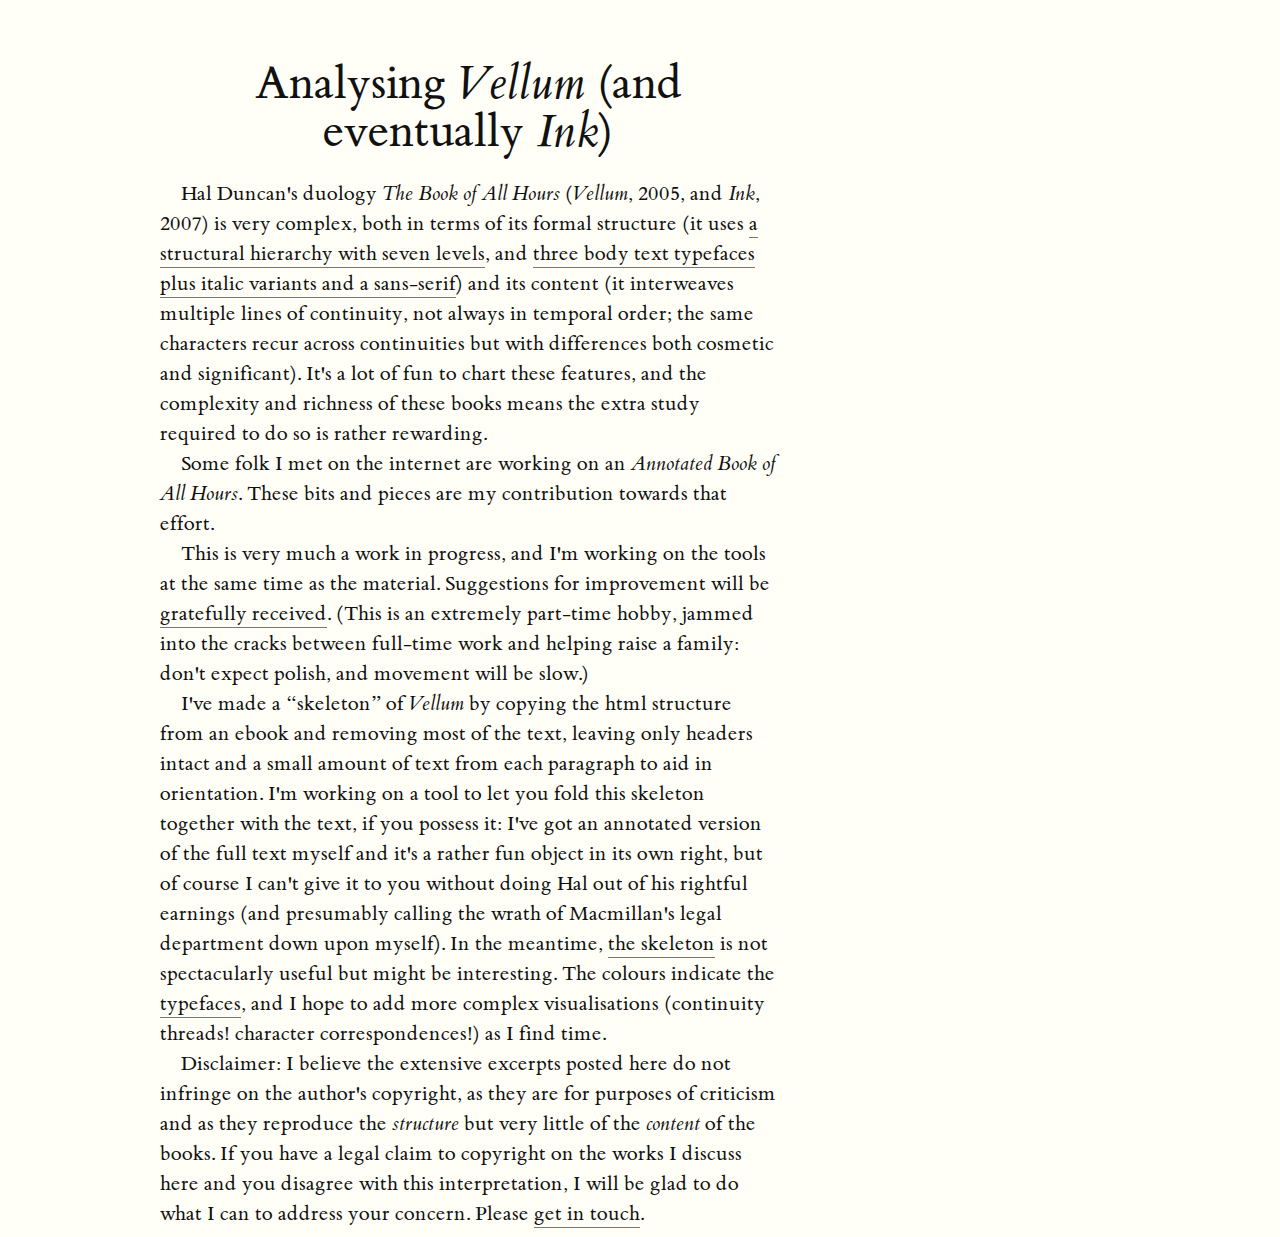
<file: index.html>
<!DOCTYPE html>
<html>
<head lang="en">
    <meta charset="UTF-8">
    <title>Analysing <em>Vellum</em></title>
    <link rel="stylesheet" type="text/css" href="resources/tufte.css">
    <link rel="stylesheet" type="text/css" href="resources/duncan.css">
</head>
<body>

<h1>Analysing <em>Vellum</em> (and eventually <em>Ink</em>)</h1>

<p>
Hal Duncan's duology <em>The Book of All Hours</em> (<em>Vellum</em>, 2005, and
<em>Ink</em>, 2007) is very complex, both in terms of its formal structure (it
uses <a href="structure.html">a structural hierarchy with seven levels</a>, and
<a href="fonts.html">three body text typefaces plus italic variants and a
  sans-serif</a>) and its content (it interweaves multiple lines of continuity,
not always in temporal order; the same characters recur across continuities but
with differences both cosmetic and significant). It's a lot of fun to chart
these features, and the complexity and richness of these books means the extra
study required to do so is rather rewarding.
</p>

<p>
Some folk I met on the internet are working on an <em>Annotated Book of All
Hours</em>. These bits and pieces are my contribution towards that effort.
</p>

<p>
This is very much a work in progress, and I'm working on the tools at the same
time as the material. Suggestions for improvement will be
<a href="https://github.com/tikitu/vellum_and_ink/issues">gratefully received</a>.
(This is an extremely part-time hobby, jammed into the cracks between full-time
work and helping raise a family: don't expect polish, and movement will be
slow.)
</p>

<p>
I've made a &ldquo;skeleton&rdquo; of <em>Vellum</em> by copying the html
structure from an ebook and removing most of the text, leaving only headers
intact and a small amount of text from each paragraph to aid in orientation.
I'm working on a tool to let you fold this skeleton together with the text, if
you possess it: I've got an annotated version of the full text myself and it's
a rather fun object in its own right, but of course I can't give it to you
without doing Hal out of his rightful earnings (and presumably calling the
wrath of Macmillan's legal department down upon myself). In the meantime,
<a href="clipped.html">the skeleton</a> is not spectacularly useful but might
be interesting. The colours indicate the <a href="fonts.html">typefaces</a>,
and I hope to add more complex visualisations (continuity threads! character
correspondences!) as I find time.
</p>

<p>
Disclaimer: I believe the extensive excerpts posted here do not infringe on the
author's copyright, as they are for purposes of criticism and as they reproduce
the <em>structure</em> but very little of the <em>content</em> of the books.
If you have a legal claim to copyright on the works I discuss here and you
disagree with this interpretation, I will be glad to do what I can to address
your concern. Please <a href="https://github.com/tikitu">get in touch</a>.
</p>

</body>
</html>
</file>
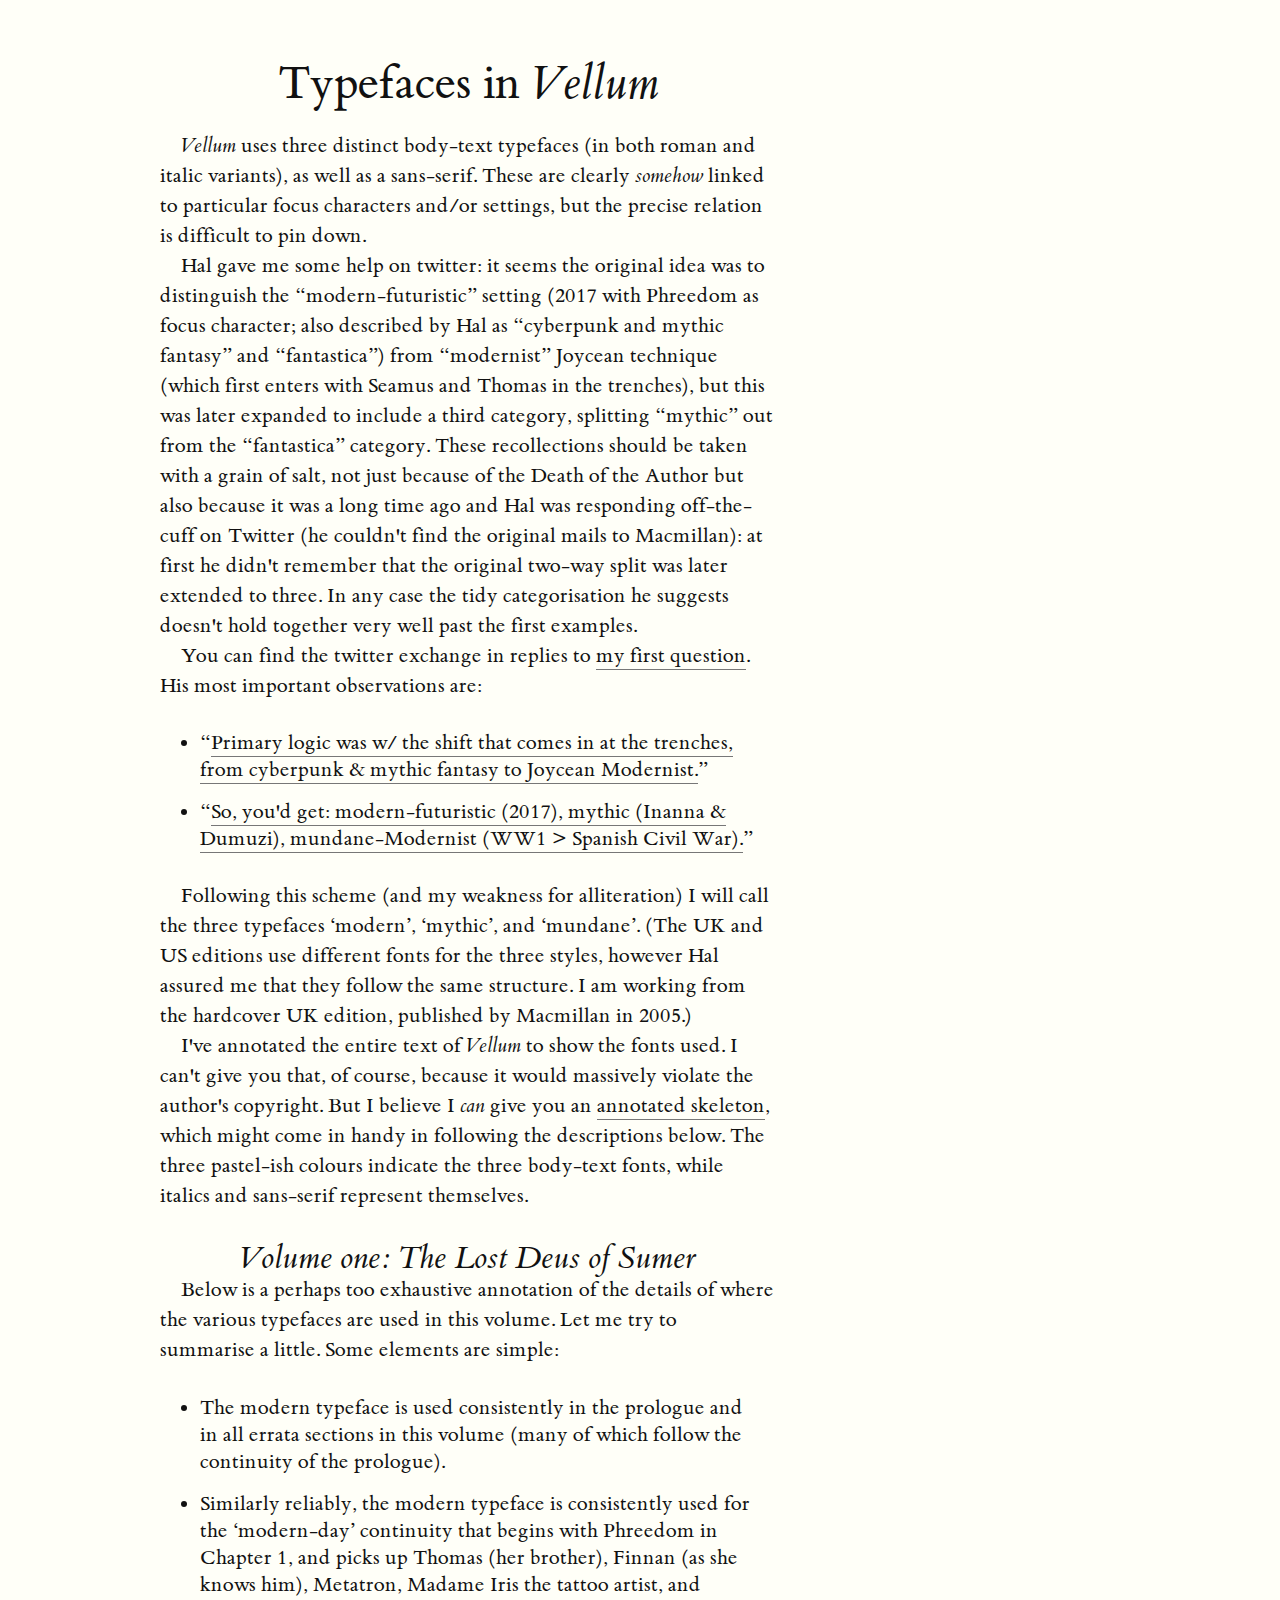
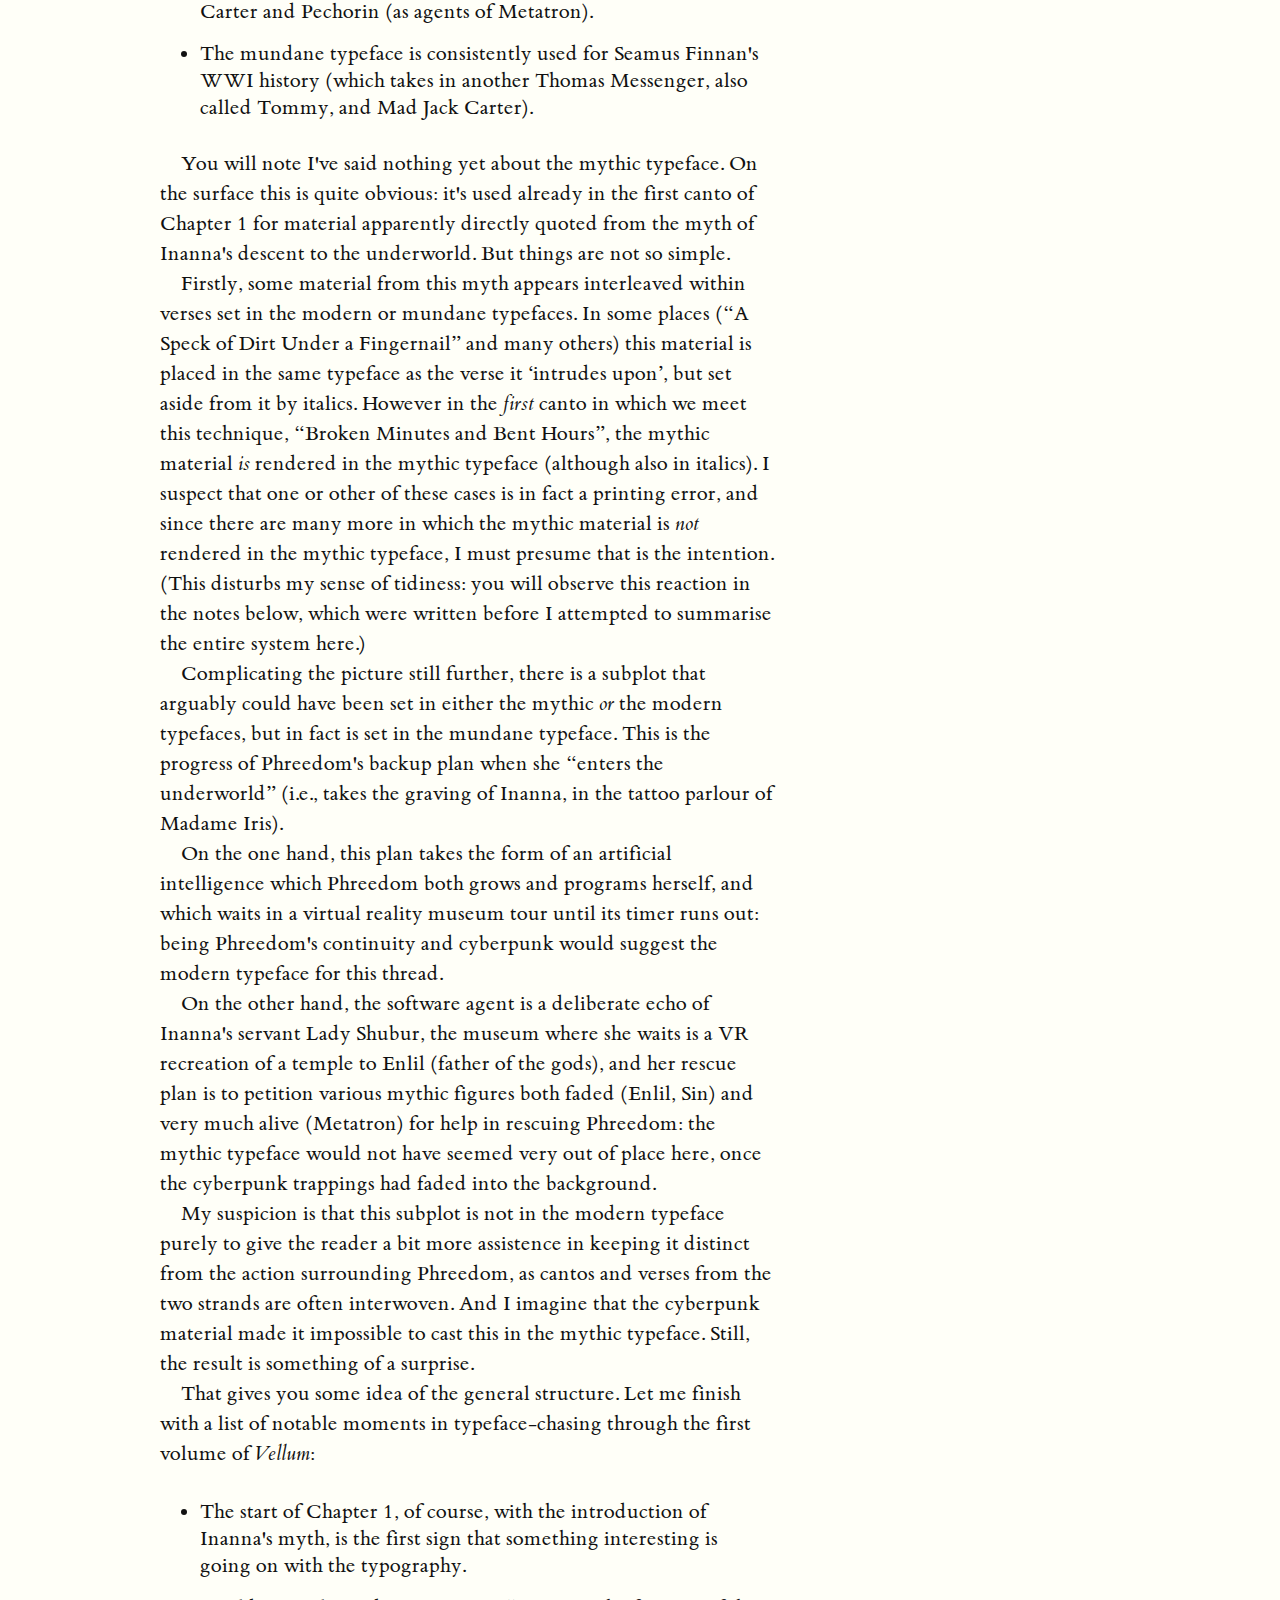
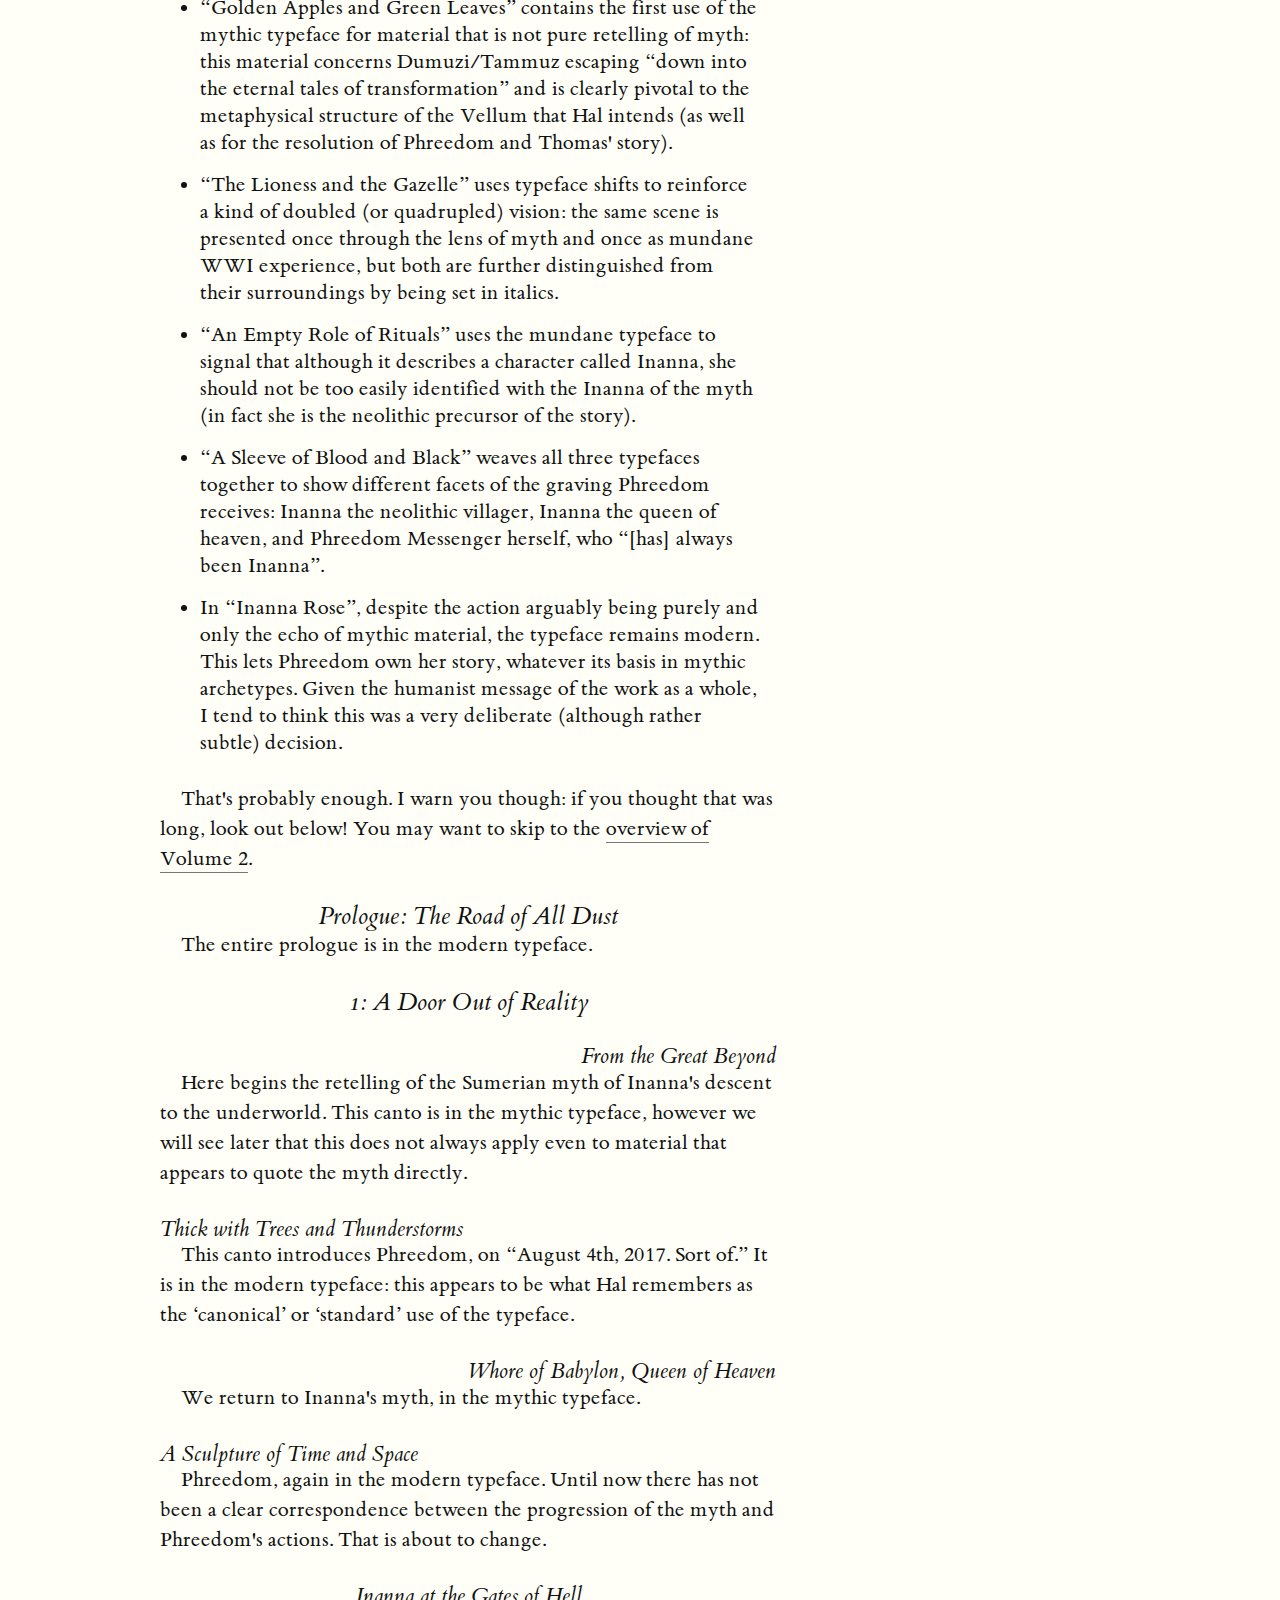
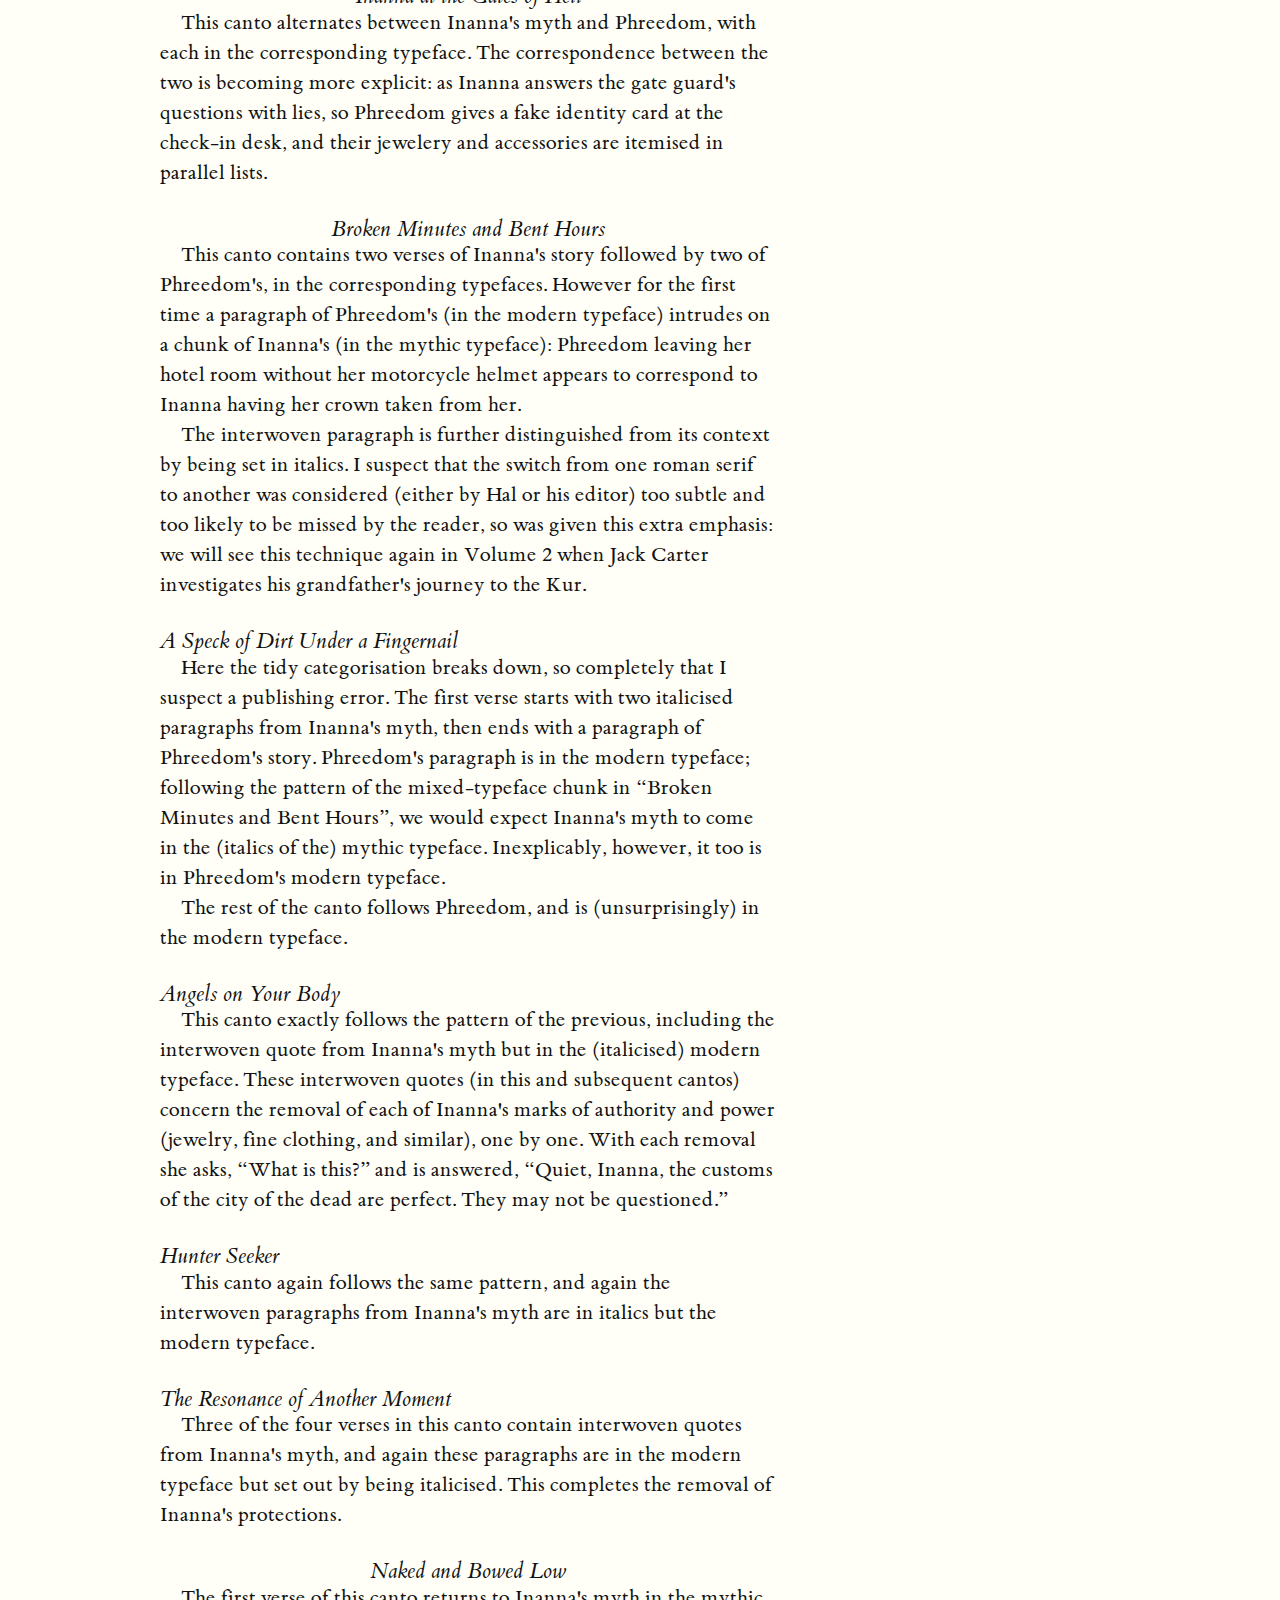
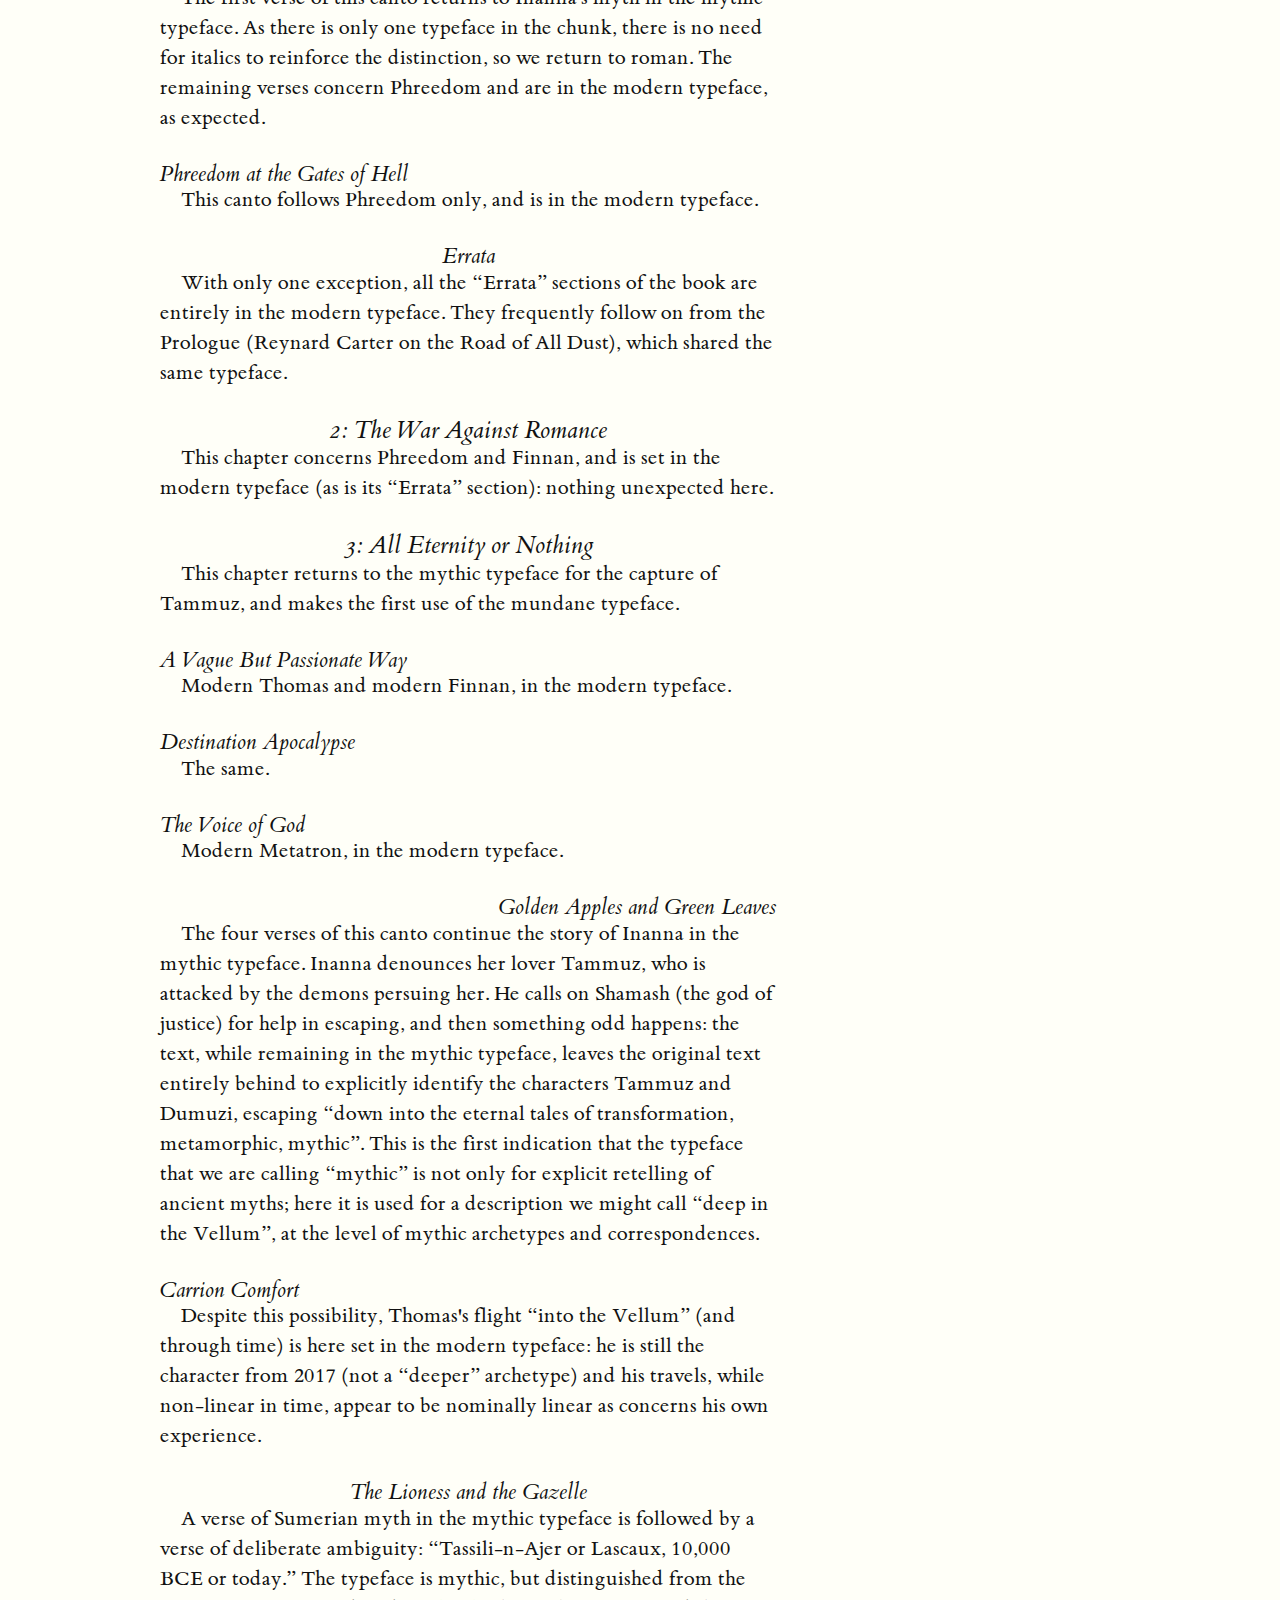
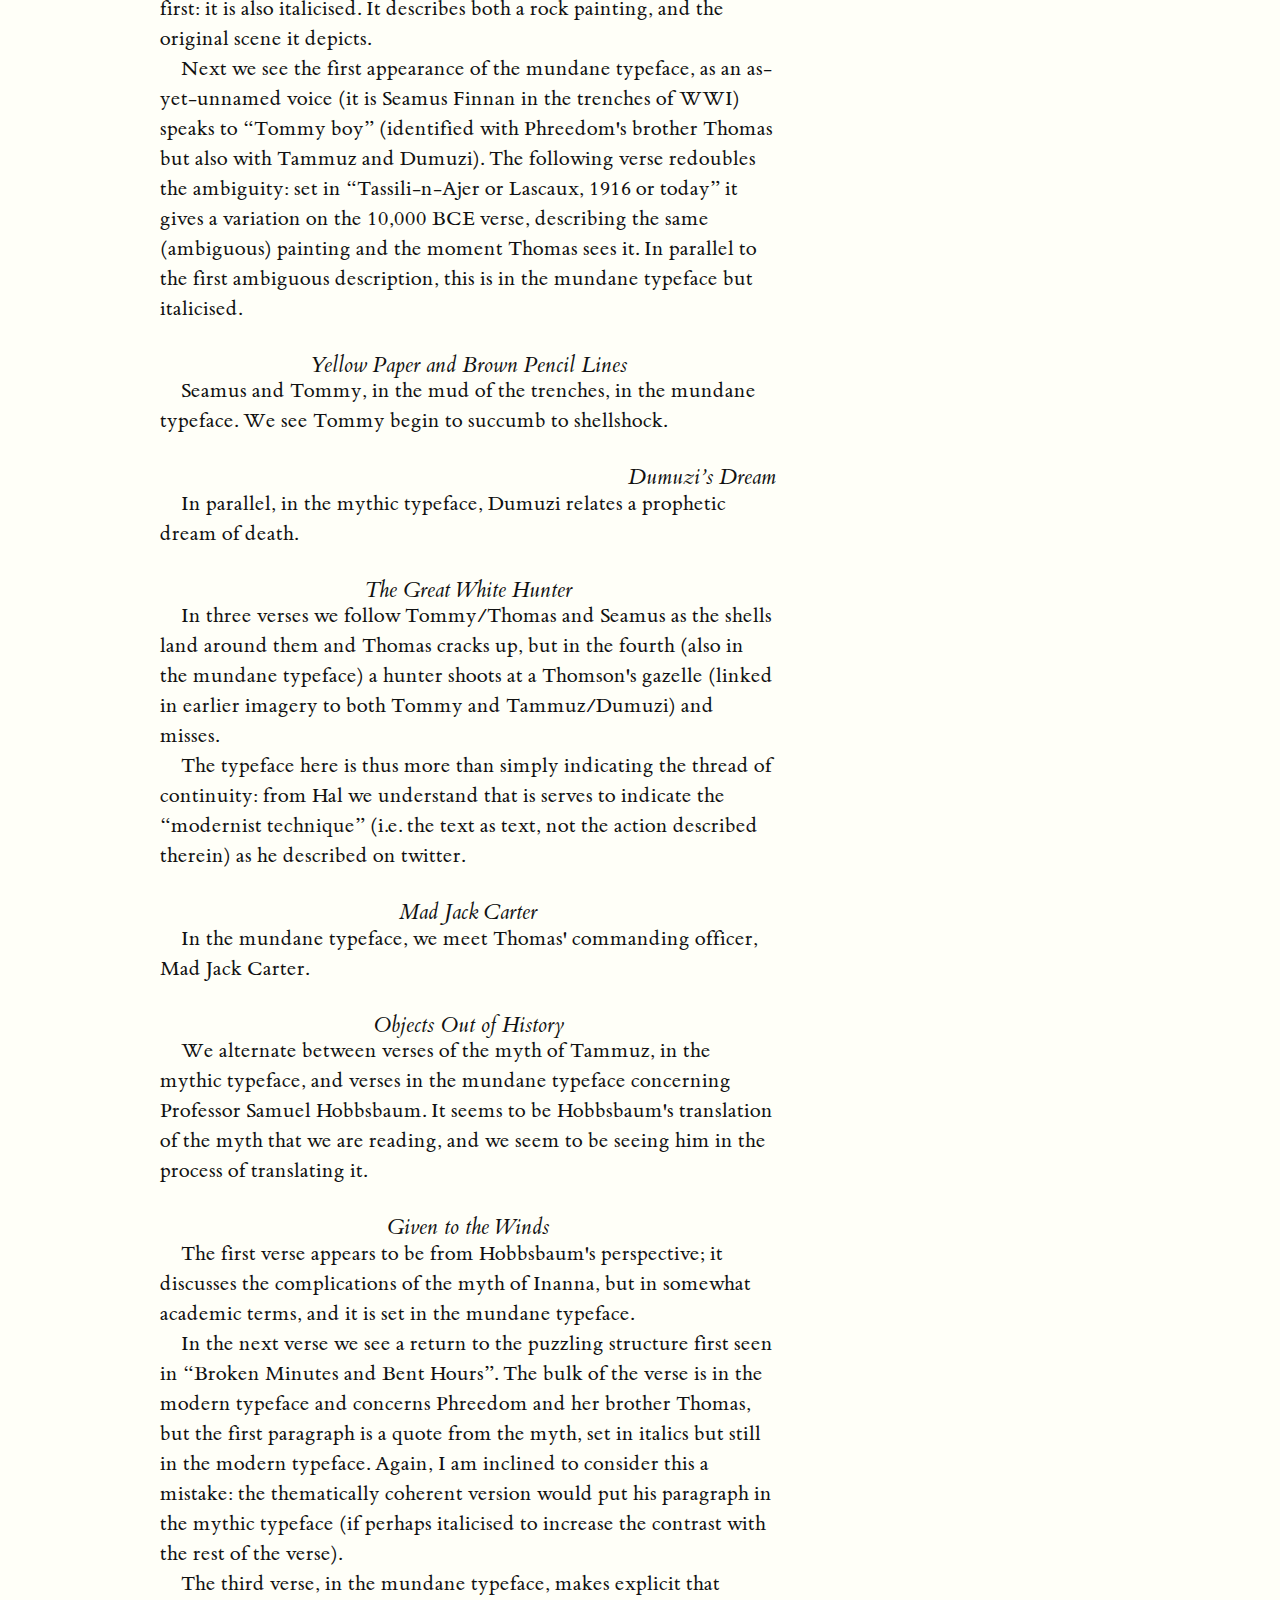
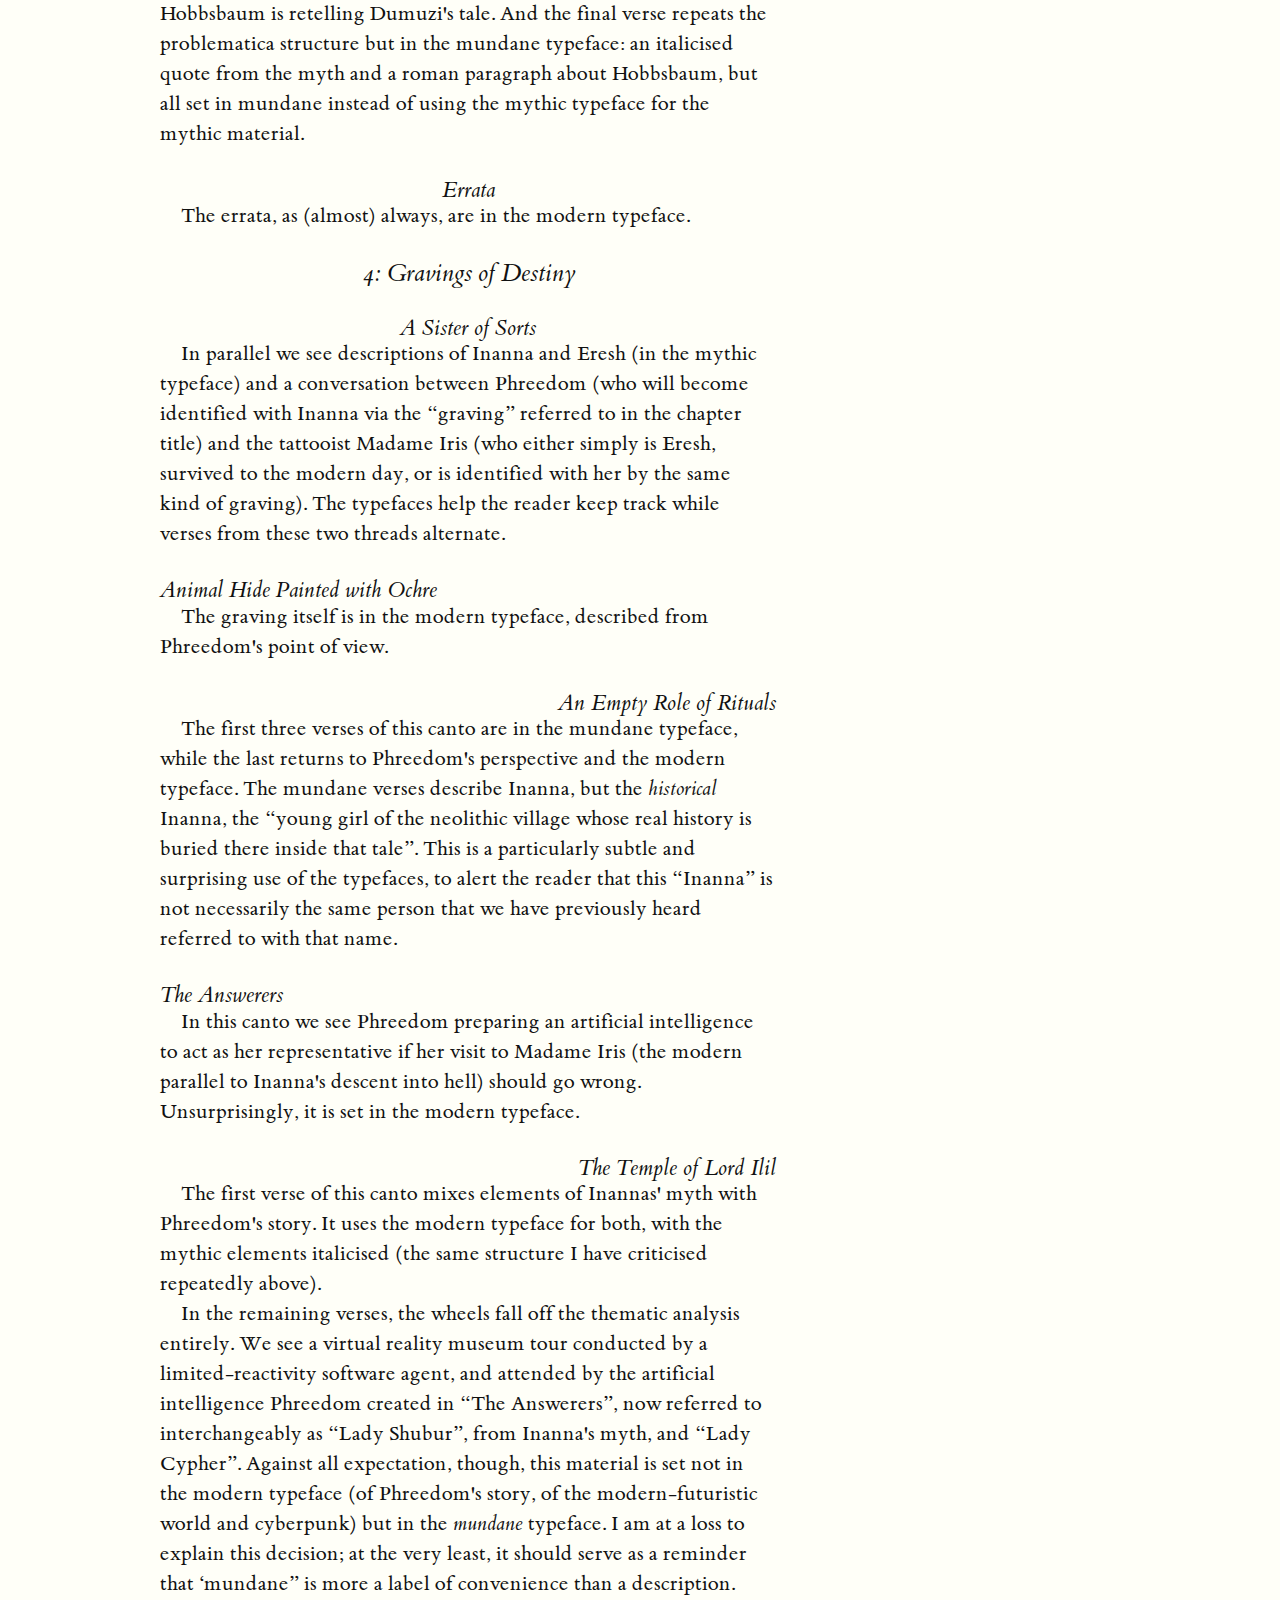
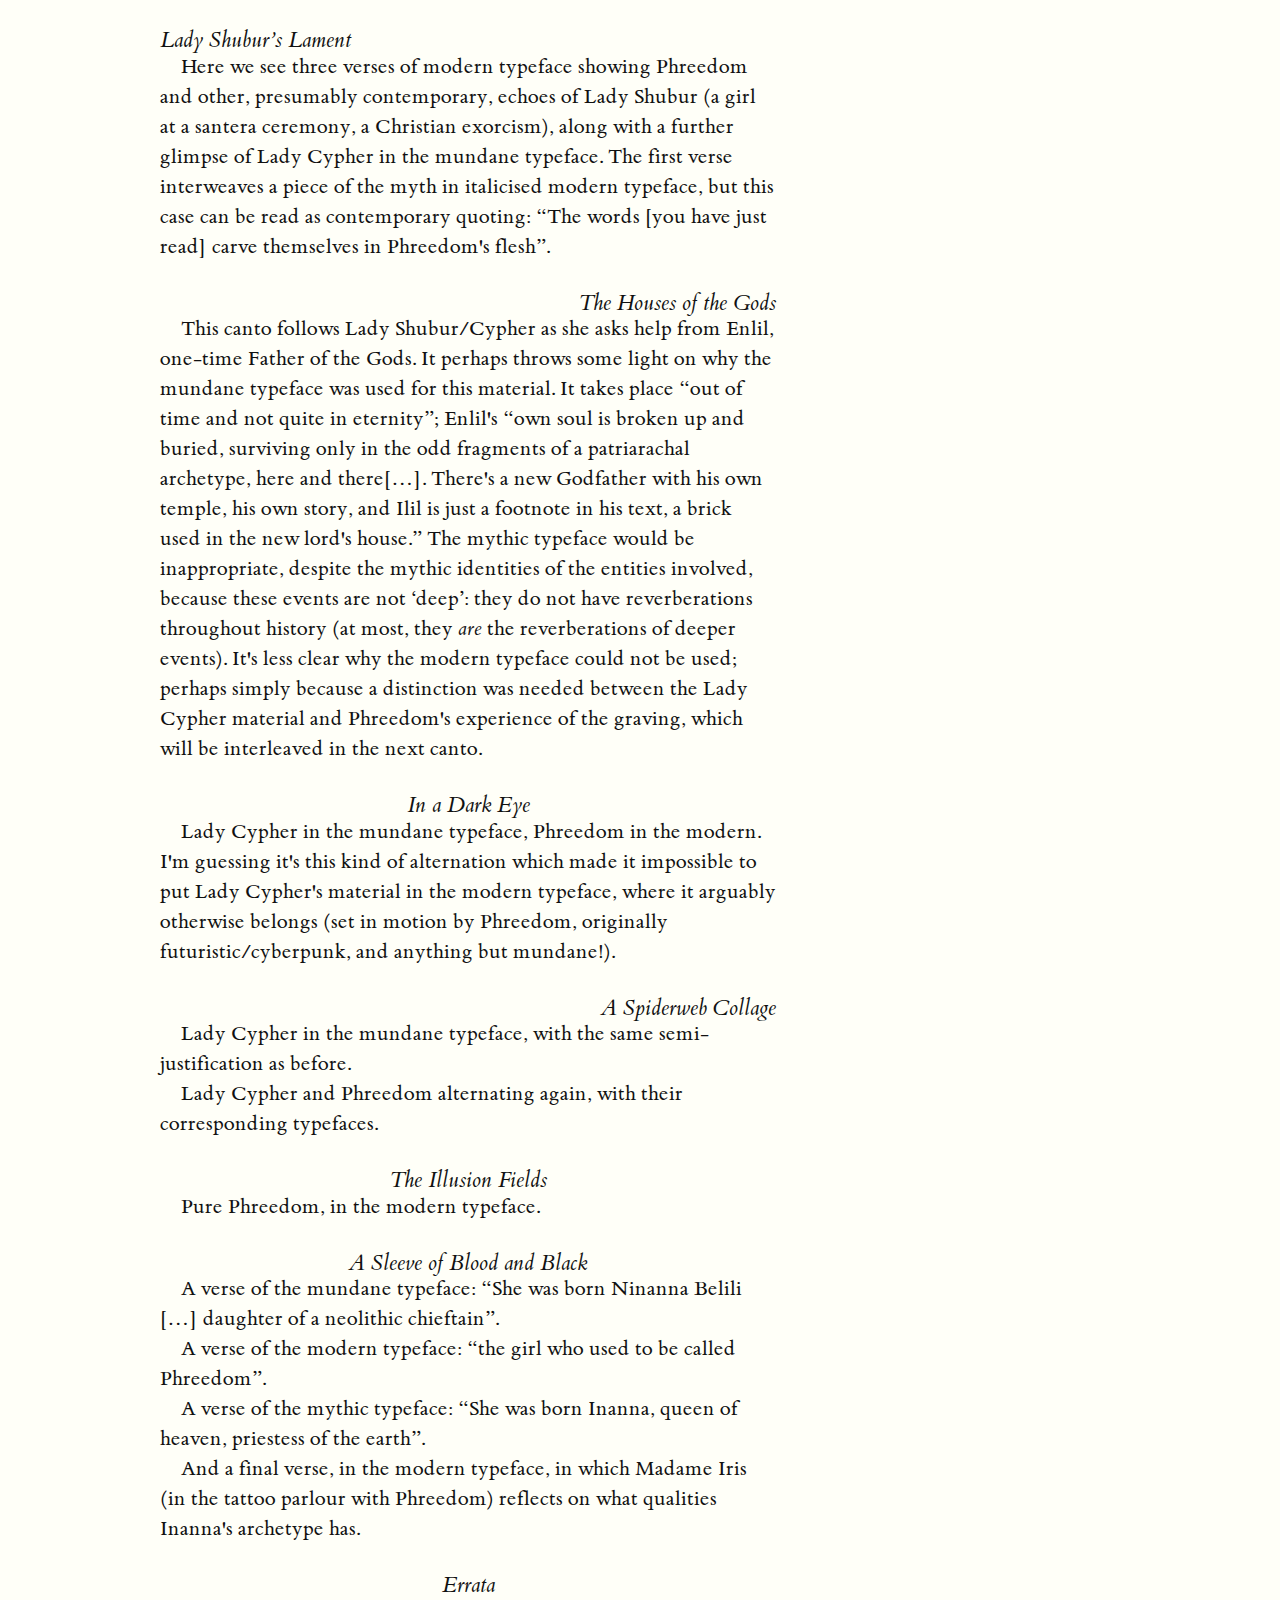
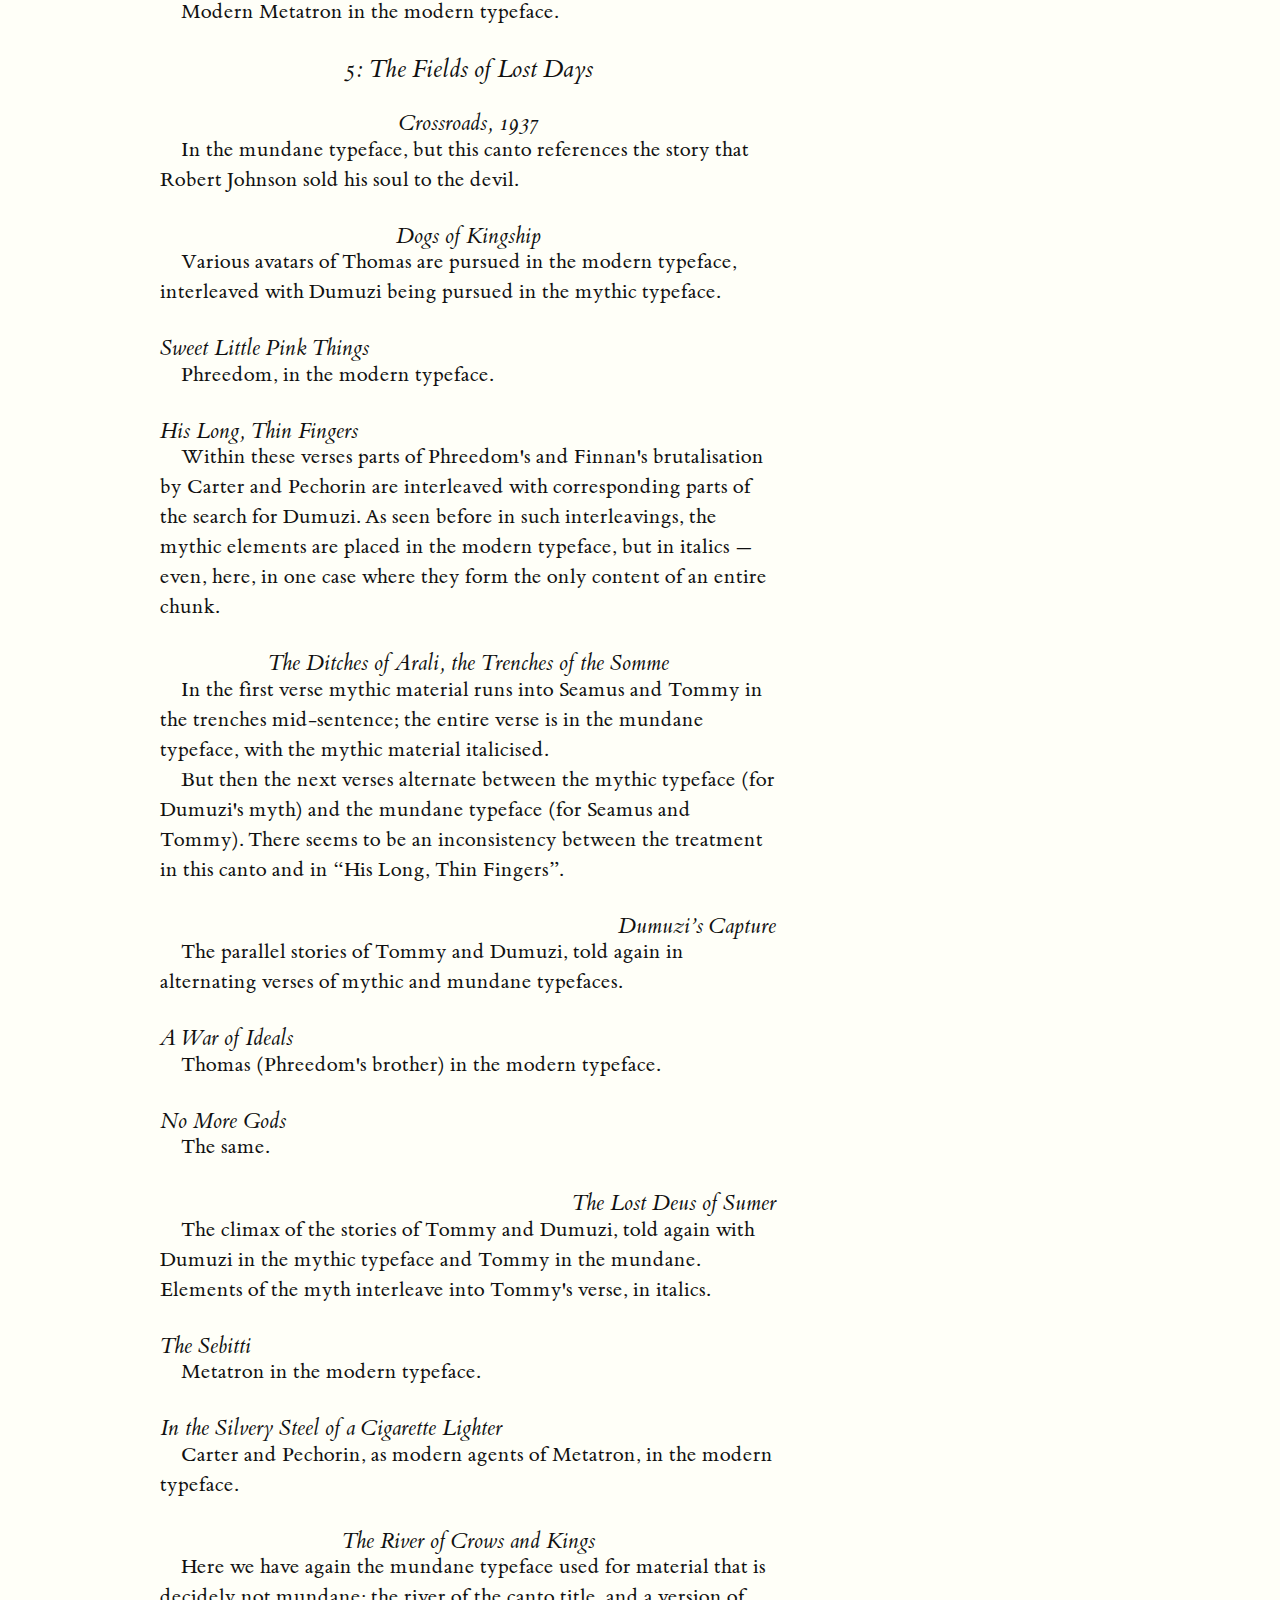
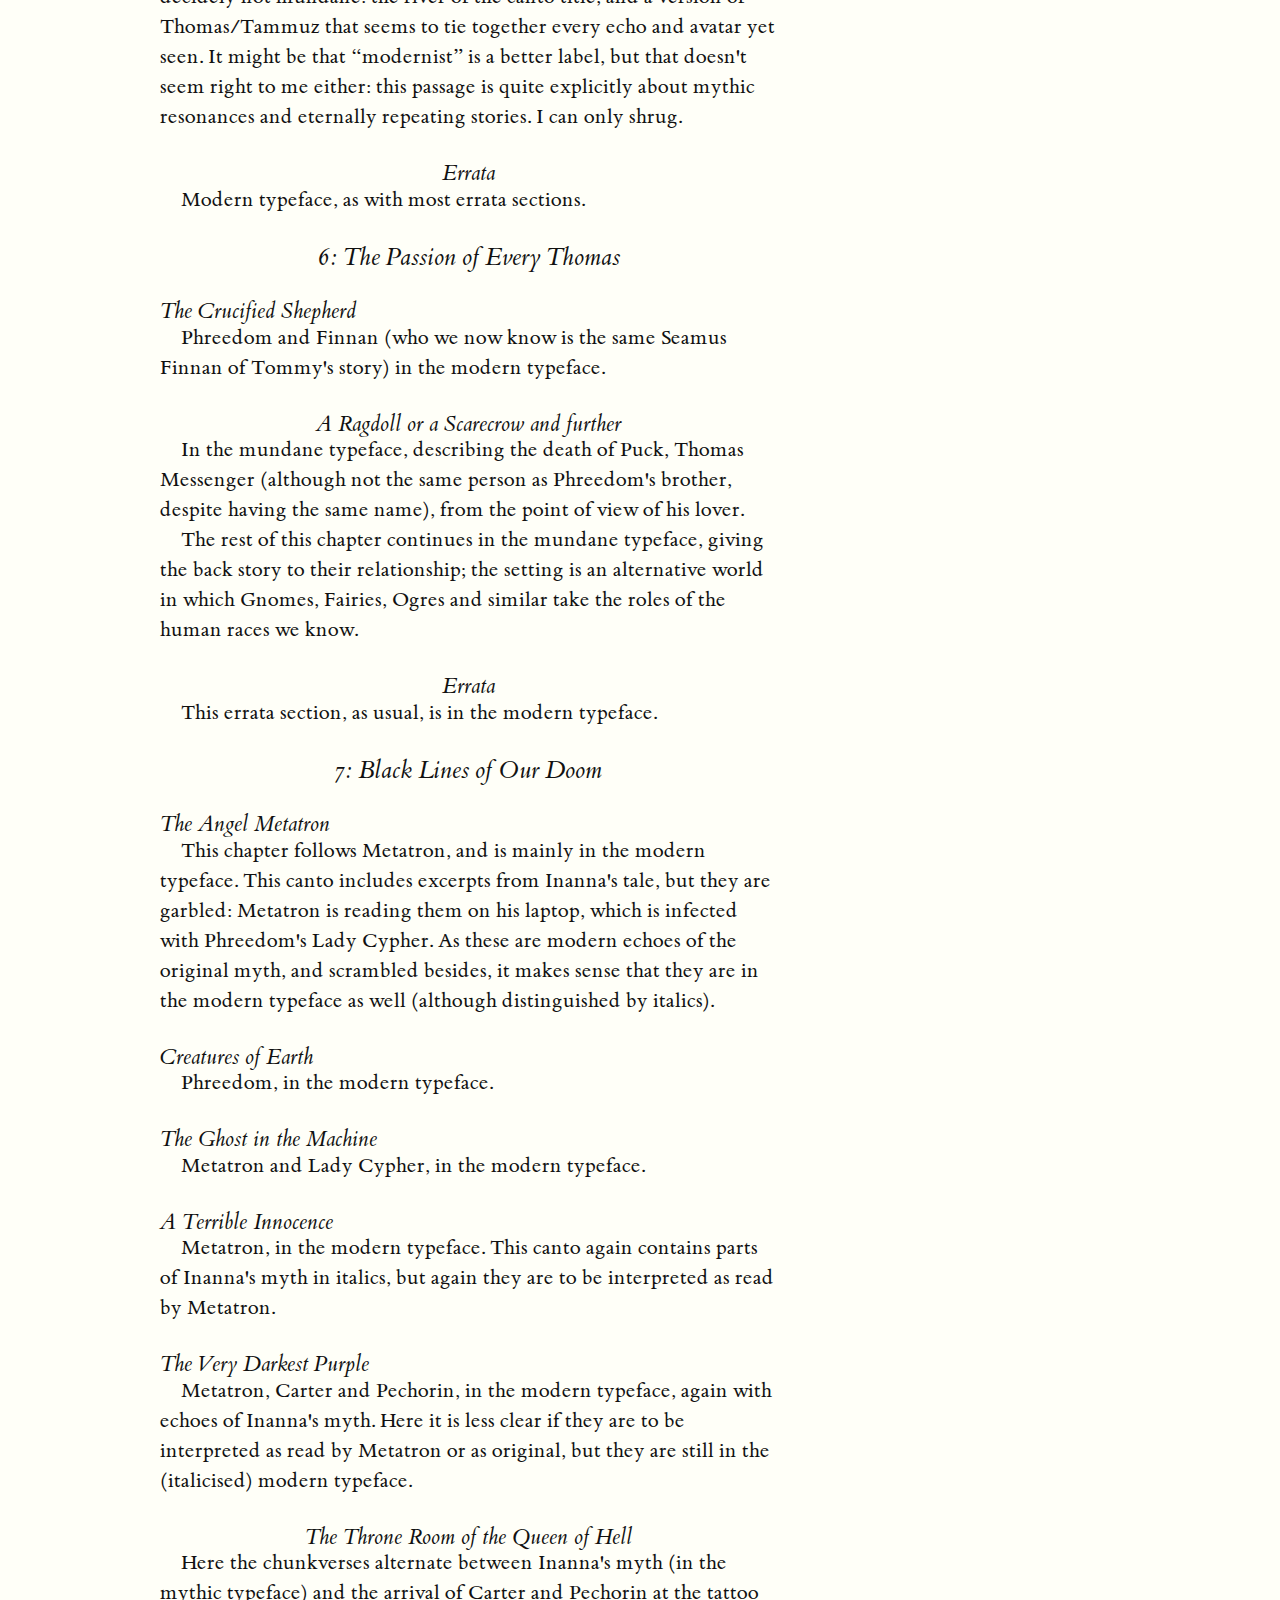
<file: fonts.html>
<html><head>
<meta content="text/html;charset=utf-8" http-equiv="Content-Type"/>
    <link rel="stylesheet" type="text/css" href="resources/tufte.css">
    <link rel="stylesheet" type="text/css" href="resources/duncan.css">
<style>
p {
    margin-top: 0;
    margin-bottom: 0;
    text-indent: 1em;
}
p:first-child {
    text-indent: 0;
}

div {
    margin-top: 1em;
    padding: 1ex;
}

.mechanical {
    font-family: sans-serif;
    text-indent: 0;
    margin-left: 1em;
}

.modern {
// font-family: something;
}
.mythic {
// font-family: something;
}
.mundane {
// font-family: something;
}

.highlight div {
    border: 1px solid black;
}

.highlight .modern {
    background-color: Azure;
}
.highlight .mythic {
    background-color: Bisque;
}
.highlight .mundane {
    background-color: Khaki;
}
</style>
 </head>
 <body class="highlight">
<h1>Typefaces in <em>Vellum</em></h1>

<p>
<em>Vellum</em> uses three distinct body-text typefaces (in both roman
and italic variants), as well as a sans-serif. These are
clearly <em>somehow</em> linked to particular focus characters and/or
settings, but the precise relation is difficult to pin down.
</p>

<p>
Hal gave me some help on twitter: it seems the original idea was to
distinguish the &ldquo;modern-futuristic&rdquo; setting (2017 with
Phreedom as focus character; also described by Hal as &ldquo;cyberpunk
and mythic fantasy&rdquo; and &ldquo;fantastica&rdquo;) from
&ldquo;modernist&rdquo; Joycean technique (which first enters with
Seamus and Thomas in the trenches), but this was later expanded to
include a third category, splitting &ldquo;mythic&rdquo; out from the
&ldquo;fantastica&rdquo; category. These recollections should be taken
with a grain of salt, not just because of the Death of the Author but
also because it was a long time ago and Hal was responding
off-the-cuff on Twitter (he couldn't find the original mails to
Macmillan): at first he didn't remember that the original two-way split
was later extended to three. In any case the tidy categorisation he
suggests doesn't hold together very well past the first examples.
</p>

<p>
You can find the twitter exchange in replies
to <a href="https://twitter.com/ttikitu/status/622406799610806272">my
first question</a>. His most important observations are:
</p>
<ul>
<li>&ldquo;<a href="https://twitter.com/hal_duncan/status/622436076175671296">Primary
logic was w/ the shift that comes in at the trenches, from cyberpunk &
mythic fantasy to Joycean Modernist.</a>&rdquo;</li>
<li>&ldquo;<a href="https://twitter.com/hal_duncan/status/622437837531652096">So,
you'd get: modern-futuristic (2017), mythic (Inanna & Dumuzi),
mundane-Modernist (WW1 > Spanish Civil War).</a>&rdquo;</li>
</ul>

<p>Following this scheme (and my weakness for alliteration) I will
call the three typefaces &lsquo;modern&rsquo;, &lsquo;mythic&rsquo;,
and &lsquo;mundane&rsquo;. (The UK and US editions use different fonts
for the three styles, however Hal assured me that they follow the same
structure. I am working from the hardcover UK edition, published by
Macmillan in 2005.)
</p>

<p>I've annotated the entire text of <em>Vellum</em> to show the fonts used. I
can't give you that, of course, because it would massively violate the author's
copyright. But I believe I <em>can</em> give you an
<a href="clipped.html">annotated skeleton</a>, which might come in handy in
following the descriptions below. The three pastel-ish colours indicate the
three body-text fonts, while italics and sans-serif represent themselves.</p>

<h2>Volume one: The Lost Deus of Sumer</h2>

<p>
Below is a perhaps too exhaustive annotation of the details of where
the various typefaces are used in this volume. Let me try to summarise
a little. Some elements are simple:
</p>

<ul>
<li>The modern typeface is used consistently in the prologue and in
all errata sections in this volume (many of which follow the
continuity of the prologue).</li>
<li>Similarly reliably, the modern typeface is consistently used for
the &lsquo;modern-day&rsquo; continuity that begins with Phreedom in
Chapter 1, and picks up Thomas (her brother), Finnan (as she knows
him), Metatron, Madame Iris the tattoo artist, and Carter and Pechorin
(as agents of Metatron).</li>
<li>The mundane typeface is consistently used for Seamus Finnan's WWI
history (which takes in another Thomas Messenger, also called Tommy,
and Mad Jack Carter).</li>
</ul>

<p>
You will note I've said nothing yet about the mythic typeface. On the
surface this is quite obvious: it's used already in the first canto
of Chapter 1 for material apparently directly quoted from the myth of
Inanna's descent to the underworld. But things are not so
simple.
</p>

<p>
Firstly, some material from this myth appears interleaved within
verses set in the modern or mundane typefaces. In some places
(&ldquo;A Speck of Dirt Under a Fingernail&rdquo; and many others)
this material is placed in the same typeface as the verse it
&lsquo;intrudes upon&rsquo;, but set aside from it by italics. However
in the <em>first</em> canto in which we meet this technique,
&ldquo;Broken Minutes and Bent Hours&rdquo;, the mythic
material <em>is</em> rendered in the mythic typeface (although also in
italics). I suspect that one or other of these cases is in fact a
printing error, and since there are many more in which the mythic
material is <em>not</em> rendered in the mythic typeface, I must
presume that is the intention. (This disturbs my sense of tidiness:
you will observe this reaction in the notes below, which were written
before I attempted to summarise the entire system here.)
</p>

<p>
Complicating the picture still further, there is a subplot that
arguably could have been set in either the mythic <em>or</em> the
modern typefaces, but in fact is set in the mundane typeface. This is
the progress of Phreedom's backup plan when she &ldquo;enters the
underworld&rdquo; (i.e., takes the graving of Inanna, in the tattoo
parlour of Madame Iris).
</p>

<p>
On the one hand, this plan takes the form of an artificial
intelligence which Phreedom both grows and programs herself, and which
waits in a virtual reality museum tour until its timer runs out: being
Phreedom's continuity and cyberpunk would suggest the modern typeface
for this thread.
</p>

<p>
On the other hand, the software agent is a deliberate echo of Inanna's
servant Lady Shubur, the museum where she waits is a VR recreation of
a temple to Enlil (father of the gods), and her rescue plan is to
petition various mythic figures both faded (Enlil, Sin) and very much
alive (Metatron) for help in rescuing Phreedom: the mythic typeface
would not have seemed very out of place here, once the cyberpunk
trappings had faded into the background.
</p>

<p>
My suspicion is that this subplot is not in the modern typeface purely
to give the reader a bit more assistence in keeping it distinct from
the action surrounding Phreedom, as cantos and verses from the two
strands are often interwoven. And I imagine that the cyberpunk
material made it impossible to cast this in the mythic
typeface. Still, the result is something of a surprise.
</p>

<p>
That gives you some idea of the general structure. Let me finish with
a list of notable moments in typeface-chasing through the first volume of
<em>Vellum</em>:
</p>

<ul>
<li>The start of Chapter 1, of course, with the introduction of
Inanna's myth, is the first sign that something interesting is going
on with the typography.</li>
<li>&ldquo;Golden Apples and Green Leaves&rdquo; contains the first
use of the mythic typeface for material that is not pure retelling of
myth: this material concerns Dumuzi/Tammuz escaping &ldquo;down into
the eternal tales of transformation&rdquo; and is clearly pivotal to
the metaphysical structure of the Vellum that Hal intends (as well as
for the resolution of Phreedom and Thomas' story).</li>
<li>&ldquo;The Lioness and the Gazelle&rdquo; uses typeface shifts to
reinforce a kind of doubled (or quadrupled) vision: the same scene is
presented once through the lens of myth and once as mundane WWI
experience, but both are further distinguished from their surroundings
by being set in italics.</li>
<li>&ldquo;An Empty Role of Rituals&rdquo; uses the mundane typeface
to signal that although it describes a character called Inanna, she
should not be too easily identified with the Inanna of the myth (in
fact she is the neolithic precursor of the story).</li>
<li>&ldquo;A Sleeve of Blood and Black&rdquo; weaves all three
typefaces together to show different facets of the graving Phreedom
receives: Inanna the neolithic villager, Inanna the queen of heaven,
and Phreedom Messenger herself, who &ldquo;[has] always been
Inanna&rdquo;.</li>
<li>In &ldquo;Inanna Rose&rdquo;, despite the action arguably being
purely and only the echo of mythic material, the typeface remains
modern. This lets Phreedom own her story, whatever its basis in mythic
archetypes. Given the humanist message of the work as a whole, I tend
to think this was a very deliberate (although rather subtle)
decision.</li>
</ul>

<p>
That's probably enough. I warn you though: if you thought that was
long, look out below! You may want to skip to the <a href="#volume-2">overview
of Volume 2</a>.
</p>

<h3>Prologue: The Road of All Dust</h3>
<p>The entire prologue is in the modern typeface.
<h3>1: A Door Out of Reality</h3>
<h5 class="align-right">From the Great Beyond</h5>
<p>
Here begins the retelling of the Sumerian myth of Inanna's descent to
the underworld. This canto is in the mythic typeface, however
we will see later that this does not always apply even to material
that appears to quote the myth directly.
</p>
<h5 class="align-left">Thick with Trees and Thunderstorms</h5>
<p>
This canto introduces Phreedom, on &ldquo;August 4th, 2017. Sort
of.&rdquo; It is in the modern typeface: this appears to be what Hal
remembers as the &lsquo;canonical&rsquo; or &lsquo;standard&rsquo; use
of the typeface.
</p>
<h5 class="align-right">Whore of Babylon, Queen of Heaven</h5>
<p>
We return to Inanna's myth, in the mythic typeface.
</p>
<h5 class="align-left">A Sculpture of Time and Space</h5>
<p>
Phreedom, again in the modern typeface. Until now there has not been a
clear correspondence between the progression of the myth and
Phreedom's actions. That is about to change.
</p>
<h5 class="align-center">Inanna at the Gates of Hell</h5>
<p>
This canto alternates between Inanna's myth and Phreedom, with each
in the corresponding typeface. The correspondence between the two is
becoming more explicit: as Inanna answers the gate guard's questions
with lies, so Phreedom gives a fake identity card at the check-in
desk, and their jewelery and accessories are itemised in parallel
lists.
</p>
<h5 class="align-center">Broken Minutes and Bent Hours</h5>
<p>
This canto contains two verses of Inanna's story followed by two of
Phreedom's, in the corresponding typefaces. However for the first time
a paragraph of Phreedom's (in the modern typeface) intrudes on a chunk
of Inanna's (in the mythic typeface): Phreedom leaving her hotel room
without her motorcycle helmet appears to correspond to Inanna having
her crown taken from her.
</p>
<p>
The interwoven paragraph is further distinguished from its context by
being set in italics. I suspect that the switch from one roman serif
to another was considered (either by Hal or his editor) too subtle and
too likely to be missed by the reader, so was given this extra
emphasis: we will see this technique again in Volume 2 when Jack Carter
investigates his grandfather's journey to the Kur.
</p>
<h5 class="align-left">A Speck of Dirt Under a Fingernail</h5>
<p>
Here the tidy categorisation breaks down, so completely that I suspect
a publishing error. The first verse starts with two italicised
paragraphs from Inanna's myth, then ends with a paragraph of
Phreedom's story. Phreedom's paragraph is in the modern typeface;
following the pattern of the mixed-typeface chunk in &ldquo;Broken
Minutes and Bent Hours&rdquo;, we would expect Inanna's myth to come
in the (italics of the) mythic typeface. Inexplicably, however, it too
is in Phreedom's modern typeface.
</p>

<p>
The rest of the canto follows Phreedom, and is (unsurprisingly) in
the modern typeface.
</p>

<h5 class="align-left">Angels on Your Body</h5>
<p>
This canto exactly follows the pattern of the previous, including
the interwoven quote from Inanna's myth but in the (italicised) modern
typeface. These interwoven quotes (in this and subsequent cantos)
concern the removal of each of Inanna's marks of authority and power
(jewelry, fine clothing, and similar), one by one. With each removal
she asks, &ldquo;What is this?&rdquo; and is answered, &ldquo;Quiet,
Inanna, the customs of the city of the dead are perfect. They may not
be questioned.&rdquo;
</p>

<h5 class="align-left">Hunter Seeker</h5>
<p>
This canto again follows the same pattern, and again the interwoven
paragraphs from Inanna's myth are in italics but the modern typeface.
</p>

<h5 class="align-left">The Resonance of Another Moment</h5>
<p>
Three of the four verses in this canto contain interwoven quotes
from Inanna's myth, and again these paragraphs are in the modern
typeface but set out by being italicised. This completes the removal
of Inanna's protections.
</p>

<h5 class="align-center">Naked and Bowed Low</h5>
<p>
The first verse of this canto returns to Inanna's myth in the mythic
typeface. As there is only one typeface in the chunk, there is no need
for italics to reinforce the distinction, so we return to roman. The
remaining verses concern Phreedom and are in the modern typeface, as
expected.
</p>

<h5 class="align-left">Phreedom at the Gates of Hell</h5>
<p>
This canto follows Phreedom only, and is in the modern typeface.
</p>

<h4>Errata</h4>
<p>
With only one exception, all the &ldquo;Errata&rdquo; sections of the
book are entirely in the modern typeface. They frequently follow on
from the Prologue (Reynard Carter on the Road of All Dust), which
shared the same typeface.
</p>

<h3>2: The War Against Romance</h3>
<p>
This chapter concerns Phreedom and Finnan, and is set in the modern
typeface (as is its &ldquo;Errata&rdquo; section): nothing unexpected
here.
</p>

<h3>3: All Eternity or Nothing</h3>
<p>This chapter returns to the mythic typeface for the capture of
Tammuz, and makes the first use of the mundane typeface.
</p>

<h5 class="align-left">A Vague But Passionate Way</h5>
<p>
Modern Thomas and modern Finnan, in the modern typeface.
</p>
<h5 class="align-left">Destination Apocalypse</h5>
<p>The same.
</p>
<h5 class="align-left">The Voice of God</h5>
<p>
Modern Metatron, in the modern typeface.
</p>
<h5 class="align-right">Golden Apples and Green Leaves</h5>
<p>
The four verses of this canto continue the story of Inanna in the
mythic typeface. Inanna denounces her lover Tammuz, who is attacked by
the demons persuing her. He calls on Shamash (the god of justice) for
help in escaping, and then something odd happens: the text, while
remaining in the mythic typeface, leaves the original text entirely
behind to explicitly identify the characters Tammuz and Dumuzi,
escaping &ldquo;down into the eternal tales of transformation,
metamorphic, mythic&rdquo;. This is the first indication that the
typeface that we are calling &ldquo;mythic&rdquo; is not only for
explicit retelling of ancient myths; here it is used for a description
we might call &ldquo;deep in the Vellum&rdquo;, at the level of mythic
archetypes and correspondences.
</p>

<h5 class="align-left">Carrion Comfort</h5>
<p>
Despite this possibility, Thomas's flight &ldquo;into the
Vellum&rdquo; (and through time) is here set in the modern typeface:
he is still the character from 2017 (not a &ldquo;deeper&rdquo;
archetype) and his travels, while non-linear in time, appear to be
nominally linear as concerns his own experience.
</p>

<h5 class="align-center">The Lioness and the Gazelle</h5>

<p>
A verse of Sumerian myth in the mythic typeface is followed by a verse
of deliberate ambiguity: &ldquo;Tassili-n-Ajer or Lascaux, 10,000 BCE
or today.&rdquo; The typeface is mythic, but distinguished from the
first: it is also italicised. It describes both a rock painting, and
the original scene it depicts.
</p>

<p>Next we see the first appearance of the mundane typeface, as an
as-yet-unnamed voice (it is Seamus Finnan in the trenches of WWI)
speaks to &ldquo;Tommy boy&rdquo; (identified with Phreedom's brother
Thomas but also with Tammuz and Dumuzi). The following verse redoubles
the ambiguity: set in &ldquo;Tassili-n-Ajer or Lascaux, 1916 or
today&rdquo; it gives a variation on the 10,000 BCE verse, describing
the same (ambiguous) painting and the moment Thomas sees it. In
parallel to the first ambiguous description, this is in the mundane
typeface but italicised.
</p>

<h5 class="align-center">Yellow Paper and Brown Pencil Lines</h5>
<p>
Seamus and Tommy, in the mud of the trenches, in the mundane
typeface. We see Tommy begin to succumb to shellshock.
</p>

<h5 class="align-right">Dumuzi’s Dream</h5>
<p>
In parallel, in the mythic typeface, Dumuzi relates a prophetic dream
of death.
</p>

<h5 class="align-center">The Great White Hunter</h5>
<p>
In three verses we follow Tommy/Thomas and Seamus as the shells land
around them and Thomas cracks up, but in the fourth (also in the
mundane typeface) a hunter shoots at a Thomson's gazelle (linked in
earlier imagery to both Tommy and Tammuz/Dumuzi) and misses.
</p>

<p>
The typeface here is thus more than simply indicating the thread of
continuity: from Hal we understand that is serves to indicate the
&ldquo;modernist technique&rdquo; (i.e. the text as text, not the action
described therein) as he described on twitter.
</p>

<h5 class="align-center">Mad Jack Carter</h5>
<p>
In the mundane typeface, we meet Thomas' commanding officer, Mad Jack Carter. 
</p>

<h5 class="align-center">Objects Out of History</h5>
<p>
We alternate between verses of the myth of Tammuz, in the mythic
typeface, and verses in the mundane typeface concerning Professor
Samuel Hobbsbaum. It seems to be Hobbsbaum's translation of the myth
that we are reading, and we seem to be seeing him in the process of
translating it.
</p>

<h5 class="align-center">Given to the Winds</h5>
<p>
The first verse appears to be from Hobbsbaum's perspective; it
discusses the complications of the myth of Inanna, but in somewhat
academic terms, and it is set in the mundane typeface.
</p>

<p>
In the next verse we see a return to the puzzling structure first seen
in &ldquo;Broken Minutes and Bent Hours&rdquo;. The bulk of the verse
is in the modern typeface and concerns Phreedom and her brother
Thomas, but the first paragraph is a quote from the myth, set in
italics but still in the modern typeface. Again, I am inclined to
consider this a mistake: the thematically coherent version would put
his paragraph in the mythic typeface (if perhaps italicised to
increase the contrast with the rest of the verse).
</p>
  
<p>
The third verse, in the mundane typeface, makes explicit that
Hobbsbaum is retelling Dumuzi's tale. And the final verse repeats the
problematica structure but in the mundane typeface: an italicised
quote from the myth and a roman paragraph about Hobbsbaum, but all set
in mundane instead of using the mythic typeface for the mythic
material.
</p>

<h4>Errata</h4>
<p>
The errata, as (almost) always, are in the modern typeface.
</p>

<h3>4: Gravings of Destiny</h3>
<h5 class="align-center">A Sister of Sorts</h5>
<p>
In parallel we see descriptions of Inanna and Eresh (in the mythic
typeface) and a conversation between Phreedom (who will become
identified with Inanna via the &ldquo;graving&rdquo; referred to in
the chapter title) and the tattooist Madame Iris (who either simply is
Eresh, survived to the modern day, or is identified with her by the
same kind of graving). The typefaces help the reader keep track while
verses from these two threads alternate.
</p>

<h5 class="align-left">Animal Hide Painted with Ochre</h5>

<p>
The graving itself is in the modern typeface, described from
Phreedom's point of view.
</p>

<h5 class="align-right">An Empty Role of Rituals</h5>

<p>
The first three verses of this canto are in the mundane typeface,
while the last returns to Phreedom's perspective and the modern
typeface. The mundane verses describe Inanna, but
the <em>historical</em> Inanna, the &ldquo;young girl of the neolithic
village whose real history is buried there inside that
tale&rdquo;. This is a particularly subtle and surprising use of the
typefaces, to alert the reader that this &ldquo;Inanna&rdquo; is not
necessarily the same person that we have previously heard referred to
with that name.
</p>

<h5 class="align-left">The Answerers</h5>

<p>
In this canto we see Phreedom preparing an artificial intelligence
to act as her representative if her visit to Madame Iris (the modern
parallel to Inanna's descent into hell) should go
wrong. Unsurprisingly, it is set in the modern typeface.
</p>

<h5 class="align-right">The Temple of Lord Ilil</h5>

<p>
The first verse of this canto mixes elements of Inannas' myth with
Phreedom's story. It uses the modern typeface for both, with the
mythic elements italicised (the same structure I have criticised
repeatedly above).
</p>

<p>
In the remaining verses, the wheels fall off the thematic analysis
entirely. We see a virtual reality museum tour conducted by a
limited-reactivity software agent, and attended by the artificial
intelligence Phreedom created in &ldquo;The Answerers&rdquo;, now
referred to interchangeably as &ldquo;Lady Shubur&rdquo;, from
Inanna's myth, and &ldquo;Lady Cypher&rdquo;. Against all expectation,
though, this material is set not in the modern typeface (of Phreedom's
story, of the modern-futuristic world and cyberpunk) but in
the <em>mundane</em> typeface. I am at a loss to explain this
decision; at the very least, it should serve as a reminder that
&lsquo;mundane&rdquo; is more a label of convenience than a
description.
</p>

<h5 class="align-left">Lady Shubur’s Lament</h5>

<p>
Here we see three verses of modern typeface showing Phreedom and
other, presumably contemporary, echoes of Lady Shubur (a girl at a
santera ceremony, a Christian exorcism), along with a further glimpse
of Lady Cypher in the mundane typeface. The first verse interweaves a
piece of the myth in italicised modern typeface, but this case can be
read as contemporary quoting: &ldquo;The words [you have just read]
carve themselves in Phreedom's flesh&rdquo;.
</p>

<h5 class="align-right">The Houses of the Gods</h5>

<p>
This canto follows Lady Shubur/Cypher as she asks help from Enlil,
one-time Father of the Gods. It perhaps throws some light on why the
mundane typeface was used for this material. It takes place &ldquo;out
of time and not quite in eternity&rdquo;; Enlil's &ldquo;own soul is
broken up and buried, surviving only in the odd fragments of a
patriarachal archetype, here and there[&hellip;]. There's a new
Godfather with his own temple, his own story, and Ilil is just a
footnote in his text, a brick used in the new lord's house.&rdquo; The
mythic typeface would be inappropriate, despite the mythic identities
of the entities involved, because these events are not
&lsquo;deep&rsquo;: they do not have reverberations throughout history
(at most, they <em>are</em> the reverberations of deeper events). It's
less clear why the modern typeface could not be used; perhaps simply
because a distinction was needed between the Lady Cypher material and
Phreedom's experience of the graving, which will be interleaved in the
next canto.
</p>

<h5 class="align-center">In a Dark Eye</h5>

<p>
Lady Cypher in the mundane typeface, Phreedom in the modern. I'm
guessing it's this kind of alternation which made it impossible to put
Lady Cypher's material in the modern typeface, where it arguably
otherwise belongs (set in motion by Phreedom, originally
futuristic/cyberpunk, and anything but mundane!).
</p>

<h5 class="align-right">A Spiderweb Collage</h5>

<p>
Lady Cypher in the mundane typeface, with the same semi-justification as before. 
</p>

<p>
Lady Cypher and Phreedom alternating again, with their corresponding typefaces.
</p>

<h5 class="align-center">The Illusion Fields</h5>

<p>
Pure Phreedom, in the modern typeface.
</p>

<h5 class="align-center">A Sleeve of Blood and Black</h5>

<p>
A verse of the mundane typeface: &ldquo;She was born Ninanna Belili
[&hellip;] daughter of a neolithic chieftain&rdquo;.
</p>

<p>
A verse of the modern typeface: &ldquo;the girl who used to be called
Phreedom&rdquo;.
</p>

<p>
A verse of the mythic typeface: &ldquo;She was born Inanna, queen of
heaven, priestess of the earth&rdquo;.
</p>

<p>
And a final verse, in the modern typeface, in which Madame Iris (in
the tattoo parlour with Phreedom) reflects on what qualities Inanna's
archetype has.
</p>

<h4>Errata</h4>

<p>
Modern Metatron in the modern typeface.
</p>


<h3>5: The Fields of Lost Days</h3>
<h5 class="align-center">Crossroads, 1937</h5>

<p>
In the mundane typeface, but this canto references the story that
Robert Johnson sold his soul to the devil.
</p>

<h5 class="align-center">Dogs of Kingship</h5>

<p>
Various avatars of Thomas are pursued in the modern typeface,
interleaved with Dumuzi being pursued in the mythic typeface.
</p>

<h5 class="align-left">Sweet Little Pink Things</h5>

<p>
Phreedom, in the modern typeface.
</p>

<h5 class="align-left">His Long, Thin Fingers</h5>

<p>
Within these verses parts of Phreedom's and Finnan's brutalisation by
Carter and Pechorin are interleaved with corresponding parts of the
search for Dumuzi. As seen before in such interleavings, the mythic
elements are placed in the modern typeface, but in italics &mdash;
even, here, in one case where they form the only content of an entire
chunk.
</p>


<h5 class="align-center">The Ditches of Arali, the Trenches of the Somme</h5>

<p>
In the first verse mythic material runs into Seamus and Tommy in the
trenches mid-sentence; the entire verse is in the mundane typeface,
with the mythic material italicised.
</p>

<p>
But then the next verses alternate between the mythic typeface (for
Dumuzi's myth) and the mundane typeface (for Seamus and Tommy). There
seems to be an inconsistency between the treatment in this canto and
in &ldquo;His Long, Thin Fingers&rdquo;.
</p>

<h5 class="align-right">Dumuzi’s Capture</h5>

<p>
The parallel stories of Tommy and Dumuzi, told again in alternating
verses of mythic and mundane typefaces.
</p>

<h5 class="align-left">A War of Ideals</h5>

<p>
Thomas (Phreedom's brother) in the modern typeface.
</p>

<h5 class="align-left">No More Gods</h5>

<p>
The same.
</p>

<h5 class="align-right">The Lost Deus of Sumer</h5>

<p>
The climax of the stories of Tommy and Dumuzi, told again with Dumuzi
in the mythic typeface and Tommy in the mundane. Elements of the myth
interleave into Tommy's verse, in italics.
</p>

<h5 class="align-left">The Sebitti</h5>

<p>
Metatron in the modern typeface.
</p>

<h5 class="align-left">In the Silvery Steel of a Cigarette Lighter</h5>

<p>
Carter and Pechorin, as modern agents of Metatron, in the modern typeface.
</p>

<h5 class="align-center">The River of Crows and Kings</h5>

<p>
Here we have again the mundane typeface used for material that is
decidely not mundane: the river of the canto title, and a version of
Thomas/Tammuz that seems to tie together every echo and avatar yet
seen. It might be that &ldquo;modernist&rdquo; is a better label, but
that doesn't seem right to me either: this passage is quite explicitly
about mythic resonances and eternally repeating stories. I can only
shrug.
</p>

<h4>Errata</h4>

<p>
Modern typeface, as with most errata sections.
</p>

<h3>6: The Passion of Every Thomas</h3>

<h5 class="align-left">The Crucified Shepherd</h5>

<p>
Phreedom and Finnan (who we now know is the same Seamus Finnan of
Tommy's story) in the modern typeface.
</p>

<h5 class="align-center">A Ragdoll or a Scarecrow <em>and further</em></h5>

<p>
In the mundane typeface, describing the death of Puck, Thomas
Messenger (although not the same person as Phreedom's brother, despite
having the same name), from the point of view of his lover.
</p>

<p>
The rest of this chapter continues in the mundane typeface, giving the
back story to their relationship; the setting is an alternative world
in which Gnomes, Fairies, Ogres and similar take the roles of the
human races we know.
</p>

<h4>Errata</h4>

<p>This errata section, as usual, is in the modern typeface.</p>

<h3>7: Black Lines of Our Doom</h3>

<h5 class="align-left">The Angel Metatron</h5>

<p>
This chapter follows Metatron, and is mainly in the modern
typeface. This canto includes excerpts from Inanna's tale, but they
are garbled: Metatron is reading them on his laptop, which is infected
with Phreedom's Lady Cypher. As these are modern echoes of the
original myth, and scrambled besides, it makes sense that they are in
the modern typeface as well (although distinguished by italics).
</p>

<h5 class="align-left">Creatures of Earth</h5>

<p>Phreedom, in the modern typeface.</p>


<h5 class="align-left">The Ghost in the Machine</h5>

<p>Metatron and Lady Cypher, in the modern typeface.</p>

<h5 class="align-left">A Terrible Innocence</h5>

<p>
Metatron, in the modern typeface. This canto again contains parts of
Inanna's myth in italics, but again they are to be interpreted as read
by Metatron.
</p>

<h5 class="align-left">The Very Darkest Purple</h5>

<p>
Metatron, Carter and Pechorin, in the modern typeface, again with
echoes of Inanna's myth. Here it is less clear if they are to be
interpreted as read by Metatron or as original, but they are still in
the (italicised) modern typeface.
</p>


<h5 class="align-center">The Throne Room of the Queen of Hell</h5>

<p>
Here the chunkverses alternate between Inanna's myth (in the mythic
typeface) and the arrival of Carter and Pechorin at the tattoo parlour
(in the modern typeface).
</p>

<h5 class="align-left">The Wineskin on the Hook</h5>

<p>
Modern typeface, unsurprisingly as this is now Phreedom's story. There
are also still echoes of Inanna's myth interwoven, in italics.
</p>

<h5 class="align-left">Inanna Rose</h5>

<p>
The pivotal moment in which Enki's bitmites mix with Eresh's bottled
unkin blood, and the entire canto is in the modern typeface: this is
Phreedom's story, despite whatever connection it might have to Inanna.
</p>

<h5 class="align-left">Frozen Between Eternity and Now</h5>

<p>
Likewise with the moment of her escape, taking Eresh's book of
gravings with her.
</p>

<h5 class="align-center">Dressed in Soiled Sackcloth</h5>

<p>
Here Inanna's myth returns, in verses (in the mythic typeface)
alternating with Phreedom's (in the modern typeface).
</p>

<h5 class="align-center">A Door Out of Reality</h5>

<p>
Likewise. Phreedom appears to have escaped, but by the correspondences
with Inanna's myth we know that tragedy is approaching.
</p>

<h5 class="align-center">Through the Long Grass</h5>

<p>
In this last canto of the chapter, we see Inanna's myth (in which
she denounces Tammuz to escape the demons that have followed her from
the underworld) in the mythic typeface, and Phreedom's story (in which
she offers her brother the chance to escape his fate, and he refuses
to take it), in the modern typeface.</p>


<h4>Errata</h4>

<p>This errata section is in the modern font.</p>

<a name="volume-2"></a>
<h2>Volume two: Evenfall Leaves</h2>

<p>
For the second volume I have kept my more detailed descriptions at the
chapter level. Since some continuities persist across multiple
chapters, something can be said here with even less detail. Here are
the basic continuities, with their choice of typeface, that we will be
concerned with:
</p>

<ul>
<li>Endhaven. This is an easy one: it appears only in the Eclogue and
Epilogue, and is always in the mundane typeface.</li>
<li>Errata: another easy one, these are (with one exception) all still
in the modern typeface.</li>
<li>Seamus Finnan's history. This also appears in the mundane
typeface, but modern material (and sometimes the modern typeface)
increasingly intrudes: he is being forced to relive old memories
during a modern interrogation. The one exception to the rule that
Errata are always modern is a flash of Seamus's history.</li>
<li>The interrogation itself is in the modern typeface, and typically
interweaves with his history.</li>
<li>Mad Jack Carter's expedition to the Kur in 1921 is in the mundane
typeface. The historical material must be read as being transcribed
(or placed in a scrapbook with annotations, or similar) by his
grandson, whose additional notes surrounding the 1920s material (and
culminating with his own trip to the Kur) appear in the modern
typeface.</li>
<li>The psychoanalysis of Jack Flash weaves together <em>four</em>
typefaces, which begin as entirely distinct and end as a single
continuity.</li>
<li>Phreedom's journey through the Vellum continues to use the modern
typeface, but increasingly often the mythic typeface makes its
appearence as well: in the Song of Silence, but also in the Ballad of
Seamus Finnan. In both cases the border between the &lsquo;modern
Phreedom&rsquo; and the &lsquo;mythical Phreedom&rsquo; is
increasingly difficult to draw.</li>
</ul>

<h3>Eclogue: The Song of Silence</h3>

<p>The eclogue introduces Endhaven in the mundane typeface; we will
return there in the epilogue.
</p>

<p>
The rest of the chapter weaves together two related continuities:
Phreedom in the Vellum (in the modern typeface) and the Song of
Silence (in the mythic typeface). At first these are given separate
cantos, but gradually the rhythm of alternation speeds up: in
&ldquo;The Liquid Light of Language&rdquo; and &ldquo;The Paradox of
Patrios&rdquo; they take alternating <em>verses</em>, and in
&ldquo;The Golden Age Returns&rdquo; each verse about Silence (in the
mythic typeface) ends with a paragraph about Phreedom (in the modern
typeface). By the final canto the regular structure has broken down,
and we have: a verse in the mythic typeface; a verse with both mythic
and modern material, each in its typeface; a verse in the modern
typeface; and a verse in the mythic typeface, about Silence, but that
refers to him singing in &ldquo;Ivan's sports bar grill and
steakhouse&rdquo; which appears to be the venue that Phreedom has just
left. The perspective alternation has sped up to the point of actual
identification of the two continuities; we will see this technique
again when Jack Flash breaks out of his psychoanalysis.
</p>

<p>
The Errata section returns to the modern typeface.
</p>

<h3>1: The Hammers of Hephaestos</h3>
<p>
The interrogation of Seamus Finnan, from two temporal
perspectives. One, in the mundane typeface, follows from WWI, taking
in some of his trench experiences, his treatment for shell-shock, and
his political activism in Scotland. The other, in the modern typeface,
is Finnan the unkin, tied to a chair in a freezing slaughterhouse and
interrogated by the bitmites. There is no mixing of typefaces within a
single canto, and the rhythm of alternation is rather slow: typically
more than one canto in the same typeface/continuity before the next
switch.
</p>

<p>
The Errata section, in the modern typeface, concerns Metatron and two
versions of Carter and Pechorin who have featured in this chapter; one
version appears in the chapter in the mundane typeface, but here both
are in the modern typeface.
</p>


<h3>2: Prometheus Found</h3>

<p>
This chapter uses the mundane and modern typefaces to distinguish two
threads of continuity: an expedition by Mad Jack Carter in 1921, and
his grandson (who shares his name) in 1999 investigating the
expedition.
</p>

<p>
The 1921 continuity is contextualised as historical materials which
the modern Jack Carter has received in the post, and given in the
mundane typeface. His investigations are described in the modern
typeface, and sometimes intrude on the historical materials: In
&ldquo;Dear N., the letter reads. A piece of good luck&hellip;&rdquo;
the letter is in the mundane typeface (&ldquo;Dear N. A piece of good
luck&hellip;&rdquo;) while the annotation &ldquo;the letter
reads&rdquo; is in the italicised modern typeface. The annotations
continue, e.g., &ldquo;I don't know who N. is or how my grandfather
and namesake came into posession of this letter.&rdquo;
</p>

<p>
The Errata section concerns Guy Reynard and Puck on the road of all
dust, and is in the modern typeface.
</p>

<h3>3: Of Mammon and Moloch</h3>

<p>
This chapter weaves together <em>four</em> typefaces, describing three
threads of continuity, all set in an alternative future Britain cast
as a fascist steampunk colonial power. &ldquo;Jumpin' Jack
Flash&rdquo; gives Jack Flash's viewpoint, describing the acts of
violent sabotage that lead to his capture: this thread is in the
mundane typeface. After his capture he is examined by a Dr Reinhardt
Starn (starting with &ldquo;Weapons-Grade Adamantium&ldquo;), who
suspects him of faking schizophrenia: this thread is in the modern
typeface. The third thread of continuity, which can be seen in
&ldquo;A Glint of Snickety-Sharp Teeth&rdquo;, introduces the last two
typefaces: a sans-serif for the &ldquo;mindworm&rdquo; inhabiting
Pechorin, who is observing Jack's interviews with Starn from behind a
one-way mirror, and the mythic typeface for what are at first
presented as Jack's memories, stirred up and directed by the mindworm.
</p>

<p>
In this chapter the three continuities remain distinct, alternating
canto by canto.
</p>

<p>
The errata section concerns Reynard and Puck, and Phreedom and Don,
and is in the modern typeface.
</p>

<h3>4: The Scythes of Cronos</h3>

<p>
We return to Seamus's interrogation, again using the mundane typeface
for 1920s material and the modern typeface for Finnan the unkin and
the bitmites. Now, though, the modern material recontextualises the
1920s: not as a literal thread of continuity, but as Finnan's
memories, called up and modified, during his interrogation.
</p>

<p>
Mostly each canto sticks to a single one of the two threads. In one
exception, Don MacChuill (who is playing a part in Finnan's induced
memories, trying to get him to let the information they want slip)
&ldquo;jerks both hand and mind away from the prisoner&rdquo;: this
verse is in the modern typeface, while the rest of the canto (in the
1920s continuity) was in the mundane typeface. In a second exception,
the modern Finnan (who by now is aware of what kind of interrogation
he is undergoing) suffers a series of flashbacks through 1920s
material, cast as a single paragraph of the mundane typeface, that
switches back to the modern typeface as &ldquo;he drags himself back
out of it, back into the present&rdquo;, for the rest of the canto.
</p>

<p>
The modern material does not follow a linear timeline, but includes
<em>modern</em> flashbacks: Seamus and Phreedom, after Thomas's death
but before the interrogation started. The typeface implies that this
is backstory for the reader, and not memories stirred up by the
bitmites during the interrogation.
</p>

<h4>Errata</h4>

<p>
Most of this Errata section is in the modern typeface, but it also
(uniquely among the Errata sections of either volume) contains some
material in the mundane typeface. In &ldquo;The Heart of
Damascus&rdquo; Carter, interrogating Finnan, discovers where Thomas
is, and the view switches mid-verse to WWI (in the mundane typeface),
then again to a different Carter and Pechorin (back in the modern
typeface), each shift apparently continuing the same action despite
the new context.
</p>

<h3>5: Narcissus Has Woken</h3>

<p>
This chapter continues, and complicates, the psychoanalysis of Jack
Flash. As before, Starn's interview is in the modern typeface, the
mindworm-induced memories are in the mythic typeface (with the
mindworm itself in a san-serif), and Jack Flash's first-person
description of his situation is in the mundane typeface.
</p>

<p>
Now, though, individual cantos may contain more than one of these
viewpoints. Jack Flash, in the mundane typeface, &ldquo;let[s his]
psychic guard slip for a second&rdquo; and is apparently hypnotised by
a Rorschach ink blot, after which the canto continues with verses in
the modern typeface from Starn's perspective. In another canto the
interview material (in the modern typeface) bleeds immediately back
into the mindworm's continuity (san-serif and mythic typeface) as it
convinces the mindworm that Jack is &ldquo;armed and dangerous&rdquo;
and instigates another attempt at memory control.
</p>

<p>
Finally, in &ldquo;Dreamtime's Up&rdquo;, the three threads weave
together into a single continuity. First parts of Starn's interview
appear (in the modern typeface) in verses under the mindworm's control
(in the mythic typeface). Then Jack Flash (in the mundane typeface)
gives a direct answer to a mindworm directive, which until now has
always prompted memories given in the mythic typeface. All four
typefaces occur in a single verse as Jack Flash takes over his
analysis/interrogation.
</p>

<p>
The final canto of the chapter returns to the mundane typeface and
Jack Flash's first-person narration (with a verse in san-serif showing
the collapse of the mindworm), establishing that this was the
&lsquo;offical&rsquo; or &lsquo;real&rsquo; continuity all along.
</p>

<p>
The errata section, as always, is in the modern typeface. It concerns
a different Jack suffering from schizophrenia, and Reynard and Puck
and the hominid they call Jack on the road of all dust.
</p>

<h3>6: Echoes of Iapetus</h3>

<p>
This chapter continues the 1921 expedition of Mad Jack Carter (in the
mundane typeface) and the 1999 investigation of the expedition by his
grandson (in the modern typeface). As before, the modern Jack Carter
occasionally intrudes on the historical materials (in one case to
explain what is meant by the phonetic term &ldquo;voiceless&rdquo;),
and these intrusions are set in the modern typeface (in italics where
they appear in a paragraph that is otherwise in the mundane
typeface). From the canto titled &ldquo;Childe Roland&rdquo; onwards
we are following the <em>modern</em> Jack Carter, who has retraced his
grandfather's steps to the Kur. Both of these continuities are written
as diary entries, by men who share the same name, and who have now
reached the same physical location and are making the same
discoveries: while there are textual clues that establish their
identities, the typefaces are quite useful in keeping the threads
distinct.
</p>

<p>
The errata section returns to the usual modern typeface.
</p>

<h3>7: Zeus Irae</h3>

<p>
This chapter continues the interrogation of Seamus Finnan: as before,
the 1920s material is in the mundane typeface while the modern
material is in the modern typeface. Now, though, the modern world is
started to bleed into the 1920s: the bitmites speak to him <em>in the
mundane typeface</em> and he suffers what appear (to his 1920s self)
to be visions but what are actually memories of later events.
</p>

<p>
But a third thread of continuity also appears: Don and Phreedom,
travelling through the Vellum, hear a song called &ldquo;The Ballad of
Seamus Finnan&rdquo;. These passages are set in the mythic typeface.
</p>

<p>
By the end of the chapter, the material in the mundane typeface is no
longer cast as an interrogation. It is simply giving Finnan's history,
as he fought against the fascists in the Spanish Civil War: this
aligns thematically with his resistance to the Covenant in the modern
material.
</p>

<h3>Epilogue: Endhaven, Evenfall</h3>

<p>
The epilogue, with Tom and Jack in Endhaven, is entirely set in the
mundane typeface.
</p>

 </body>
</html>
</file>
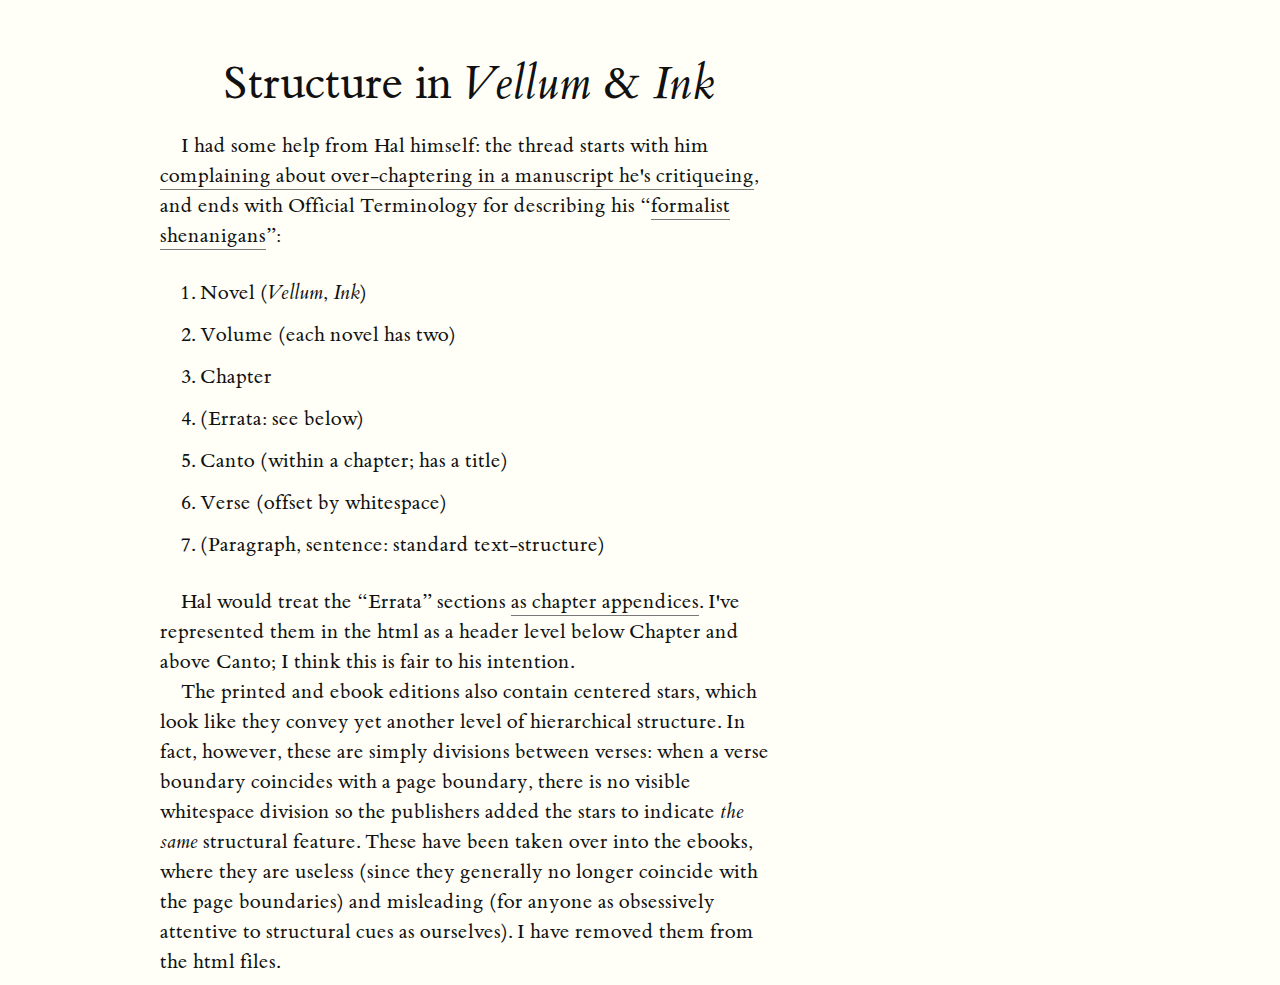
<file: structure.html>
<!DOCTYPE html>
<html>
<head lang="en">
    <meta charset="UTF-8">
    <title>Structure in Vellum &amp; Ink</title>
    <link rel="stylesheet" type="text/css" href="resources/tufte.css">
    <link rel="stylesheet" type="text/css" href="resources/duncan.css">
</head>
<body>

<h1>Structure in <i>Vellum</i> &amp; <i>Ink</i></h1>

<p>
I had some help from Hal himself: the thread
starts with him
<a href="https://twitter.com/hal_duncan/status/623323053540380672">complaining
about over-chaptering in a manuscript he's critiqueing</a>, and ends
with Official Terminology for describing his
&ldquo;<a href="https://twitter.com/Hal_Duncan/status/623481056738603008">formalist
shenanigans</a>&rdquo;:
</p>

<ol>
<li>Novel (<i>Vellum</i>, <i>Ink</i>)</li>
<li>Volume (each novel has two)</li>
<li>Chapter</li>
<li>(Errata: see below)</li>
<li>Canto (within a chapter; has a title)</li>
<li>Verse (offset by whitespace)</li>
<li>(Paragraph, sentence: standard text-structure)</li>
</ol>

<p>
Hal would treat the &ldquo;Errata&rdquo;
sections <a href="https://twitter.com/Hal_Duncan/status/623479270019604480">as
chapter appendices</a>. I've represented them in the html as a header
level below Chapter and above Canto; I think this is fair to his
intention.
</p>

<p>
The printed and ebook editions also contain centered stars, which look
like they convey yet another level of hierarchical structure. In fact,
however, these are simply divisions between verses: when a verse
boundary coincides with a page boundary, there is no visible
whitespace division so the publishers added the stars to
indicate <i>the same</i> structural feature. These have been taken
over into the ebooks, where they are useless (since they generally no
longer coincide with the page boundaries) and misleading (for anyone
as obsessively attentive to structural cues as ourselves). I have
removed them from the html files.
</p>

</body>
</html>
</file>
<file: resources/tufte.css>
@font-face { font-family: ETBembo;
             src: url("ETBembo-RomanLF.ttf"); }
@font-face { font-family: ETBembo;
             src: url("ETBembo-DisplayItalic.ttf");
             font-weight: normal;
             font-style: italic; }

html { font-size: 15px; }

body { width: 87.5%;
       margin-left: auto;
       margin-right: auto;
       padding-left: 12.5%;
       font-family: ETBembo, Palatino, "Palatino Linotype", "Palatino LT STD", "Book Antiqua", Georgia, serif;
       background-color: #fffff8;
       color: #111;
       max-width: 1400px;
       counter-reset: sidenote-counter; }

h1 { font-weight: 400;
     margin-top: 4rem;
     margin-bottom: 1.5rem;
     font-size: 3.2rem;
     line-height: 1; }

h2 { font-style: italic;
     font-weight: 400;
     margin-top: 2.1rem;
     margin-bottom: 0;
     font-size: 2.2rem;
     line-height: 1; }

h3 { font-style: italic;
     font-weight: 400;
     font-size: 1.7rem;
     margin-top: 2rem;
     margin-bottom: 0;
     line-height: 1; }

h4 { font-style: italic;
     font-weight: 400;
     font-size: 1.5rem;
     margin-top: 2rem;
     margin-bottom: 0;
     line-height: 1; }

h5 { font-style: italic;
     font-weight: 400;
     font-size: 1.5rem;
     margin-top: 2rem;
     margin-bottom: 0;
     line-height: 1; }

p.subtitle { font-style: italic;
             margin-top: 1rem;
             margin-bottom: 1rem;
             font-size: 1.8rem;
             display: block;
             line-height: 1; }

table { width: 98%;
        text-align: right;
        font-size: 1.2rem;
        line-height: 1.4;
        margin: 1.4rem 1%;
        border-collapse: separate;
        border-spacing: 0 5px;
        -webkit-font-feature-settings: 'tnum'; /* This is technically redundant */
        -moz-font-feature-settings: 'tnum';
        -ms-font-feature-settings: 'tnum'; }

thead th { border-bottom: 1px solid #AAAAAA;
           font-weight: 400;
           border-collapse: separate;
           border-spacing: 5px 5px; }

td.text { text-align: left; }

span.table-label { padding-top: 8px; } /* to maintain height relative to table header row */

table.booktabs { width: auto;
                 margin: 0 auto;
                 border-spacing: 0px;
                 border-top: 2px solid #333333;
                 border-bottom: 2px solid #333333; }

.booktabs th { border-bottom: 1px solid #333333;
               padding: 0.65ex 0.5em 0.4ex 0.5em;
               font-weight: normal;
               text-align: center; }

.booktabs th.cmid { border-bottom: 1px solid #666666; }

.booktabs th.nocmid { border-bottom: none; }

.booktabs tbody tr:first-child td { padding-top: 0.65ex; } /* add space between thead row and tbody */ 

.booktabs td { padding-left: 0.5em;
               padding-right: 0.5em;
               text-align: left; }

.booktabs caption { font-size: 90%;
                    text-align: left;
                    width: auto;
                    margin-left: auto;
                    margin-right: auto;
                    margin-top: 1ex;
                    caption-side: top; }

.booktabs tbody tr td.l { text-align: left !important; }
.booktabs tbody tr td.c { text-align: center !important; }
.booktabs tbody tr td.r { text-align: right !important; }

article { position: relative;
          padding: 5rem 0rem; }

section { padding-top: 1rem;
          padding-bottom: 1rem; }

p, ol, ul { font-size: 1.4rem; }

p { line-height: 2rem;
    margin-top: 1.4rem;
    margin-bottom: 1.4rem;
    padding-right: 0;
    vertical-align: baseline; }

blockquote p { font-size: 1.1rem;
               width: 50%; }

blockquote footer { width: 50%;
                    text-align: right; }

// ul { list-style-type: none; }

li { padding: 0.5rem 0; }

figure { max-width: 55%;
         -webkit-margin-start: 0;
         -webkit-margin-end: 0;
         margin-bottom: 3em; }

figcaption { float: right;
             clear: right;
             margin-right: -48%;
             margin-top: 0;
             margin-bottom: 0;
             font-size: 1.0rem;
             line-height: 1.6;
             vertical-align: baseline;
             position: relative; }

figure.fullwidth figcaption { margin-right: 24%; }

a { color: #111;
    text-decoration: none;
    border-bottom: 1px solid #777;
    padding-bottom: 1px; }

img { max-width: 100%; }

.sidenote, .marginnote { float:right;
                         clear: right;
                         margin-right: -60%;
                         width: 50%;
                         margin-top: 0;
                         margin-bottom: 0;
                         font-size: 1.0rem;
                         line-height: 1.6;
                         vertical-align: baseline;
                         position: relative; }

.table-caption { float:right;
                 clear:right;
                 margin-right: -60%;
                 width: 50%;
                 margin-top: 0;
                 margin-bottom: 0;
                 font-size: 1.0rem;
                 line-height: 1.6; }

.sidenote-number { counter-increment: sidenote-counter; }

.sidenote-number:after, .sidenote:before { content: counter(sidenote-counter) " ";
                                           position: relative;
                                           vertical-align: baseline;
                                           color: #f00000; }

.sidenote-number:after { content: counter(sidenote-counter); 
                         font-size: 0.9rem;
                         top: -0.5rem;
                         left: 0.1rem; }

.sidenote:before { content: counter(sidenote-counter) ". ";
                   position: absolute;
                   /* 100% refers to the computed width of the number, so this transform
                    * shifts the number just outside the left edge of the sidenote box,
                    * with a buffer of 0.25rem, no matter how many digits the number has. */
                   -webkit-transform: translateX(-100%) translateX(-0.25rem);
                   -ms-transform: translateX(-100%) translateX(-0.25rem);
                   transform: translateX(-100%) translateX(-0.25rem); }

p, footer, pre.code, div.table-wrapper { width: 55%; }

ol, ul { width: 50%; }

@media screen and (max-width: 760px) { p, footer, pre.code { width: 90%; }
                                       figure { max-width: 90%; }
                                       blockquote p, blockquote footer { width: 90%; }}

.sans { font-family: "Gill Sans", "Gill Sans MT", Calibri, sans-serif; }

.code { font-family: Consolas, "Liberation Mono", Menlo, Courier, monospace;
        font-size: 1.125rem;
        line-height: 1.6; }

h1 .code, h2 .code, h3 .code { font-size: 0.80em; }

.marginnote .code, .sidenote .code { font-size: 1rem; }

pre.code { padding: 0 0 0 2em;
           overflow-x: scroll; }

.fullwidth { max-width: 95%; }

span.newthought { font-variant: small-caps;
                  font-size: 1.2em; }

input.margin-toggle { display: none; }

label.sidenote-number { display: inline; }

label.margin-toggle:not(.sidenote-number) { display: inline; }

@media(max-width: 760px) { label.margin-toggle:not(.sidenote-number) { display: inline; }
                           .sidenote, .marginnote { display: none; }
                           .margin-toggle:checked + .sidenote, 
                           .margin-toggle:checked + .marginnote { display: block;
                                                                  float: left;
                                                                  left: 1rem;
                                                                  clear: both;
                                                                  width: 95%;
                                                                  margin: 1rem 2.5%;
                                                                  vertical-align: baseline;
                                                                  position: relative; }
                           label { cursor: pointer; }
                           pre.code { padding: 0; }
                           .table-caption { display: block;
                                            float: right;
                                            clear: both;
                                            width: 98%;
                                            margin-top: 1rem;
                                            margin-bottom: 0.5rem;
                                            margin-left: 1%;
                                            margin-right: 1%;
                                            vertical-align: baseline;
                                            position: relative; }
                           table, table.booktabs { width: 85%; }
                           img { width: 100%; } }
</file>
<file: resources/duncan.css>
.align-left {
    text-align: left;
}
.align-center {
    text-align: center;
}
.align-right {
    text-align: right;
}

p {
    margin-top: 0;
    margin-bottom: 0;
    text-indent: 1em;
}
p:first-child {
    text-indent: 0;
}

div>p {
    width: 100%;
}

div {
    margin-top: 1em;
    padding: 1ex;
    width: 55%;
}

.mindworm {
    font-family: sans-serif;
    text-indent: 0;
    margin-left: 1em;
}

h1, h2, h3, h4, h5 {
    text-align: center;
    width: 55%;
}

.modern {
// font-family: something;
}
.mythic {
// font-family: something;
}
.mundane {
// font-family: something;
}

.highlight div {
    border: 1px solid black;
}

.highlight .modern {
    background-color: Azure;
}
.highlight .mythic {
    background-color: Bisque;
}
.highlight .mundane {
    background-color: Khaki;
}

.annotation:hover + label {
    background-color: red;
}
</file>
